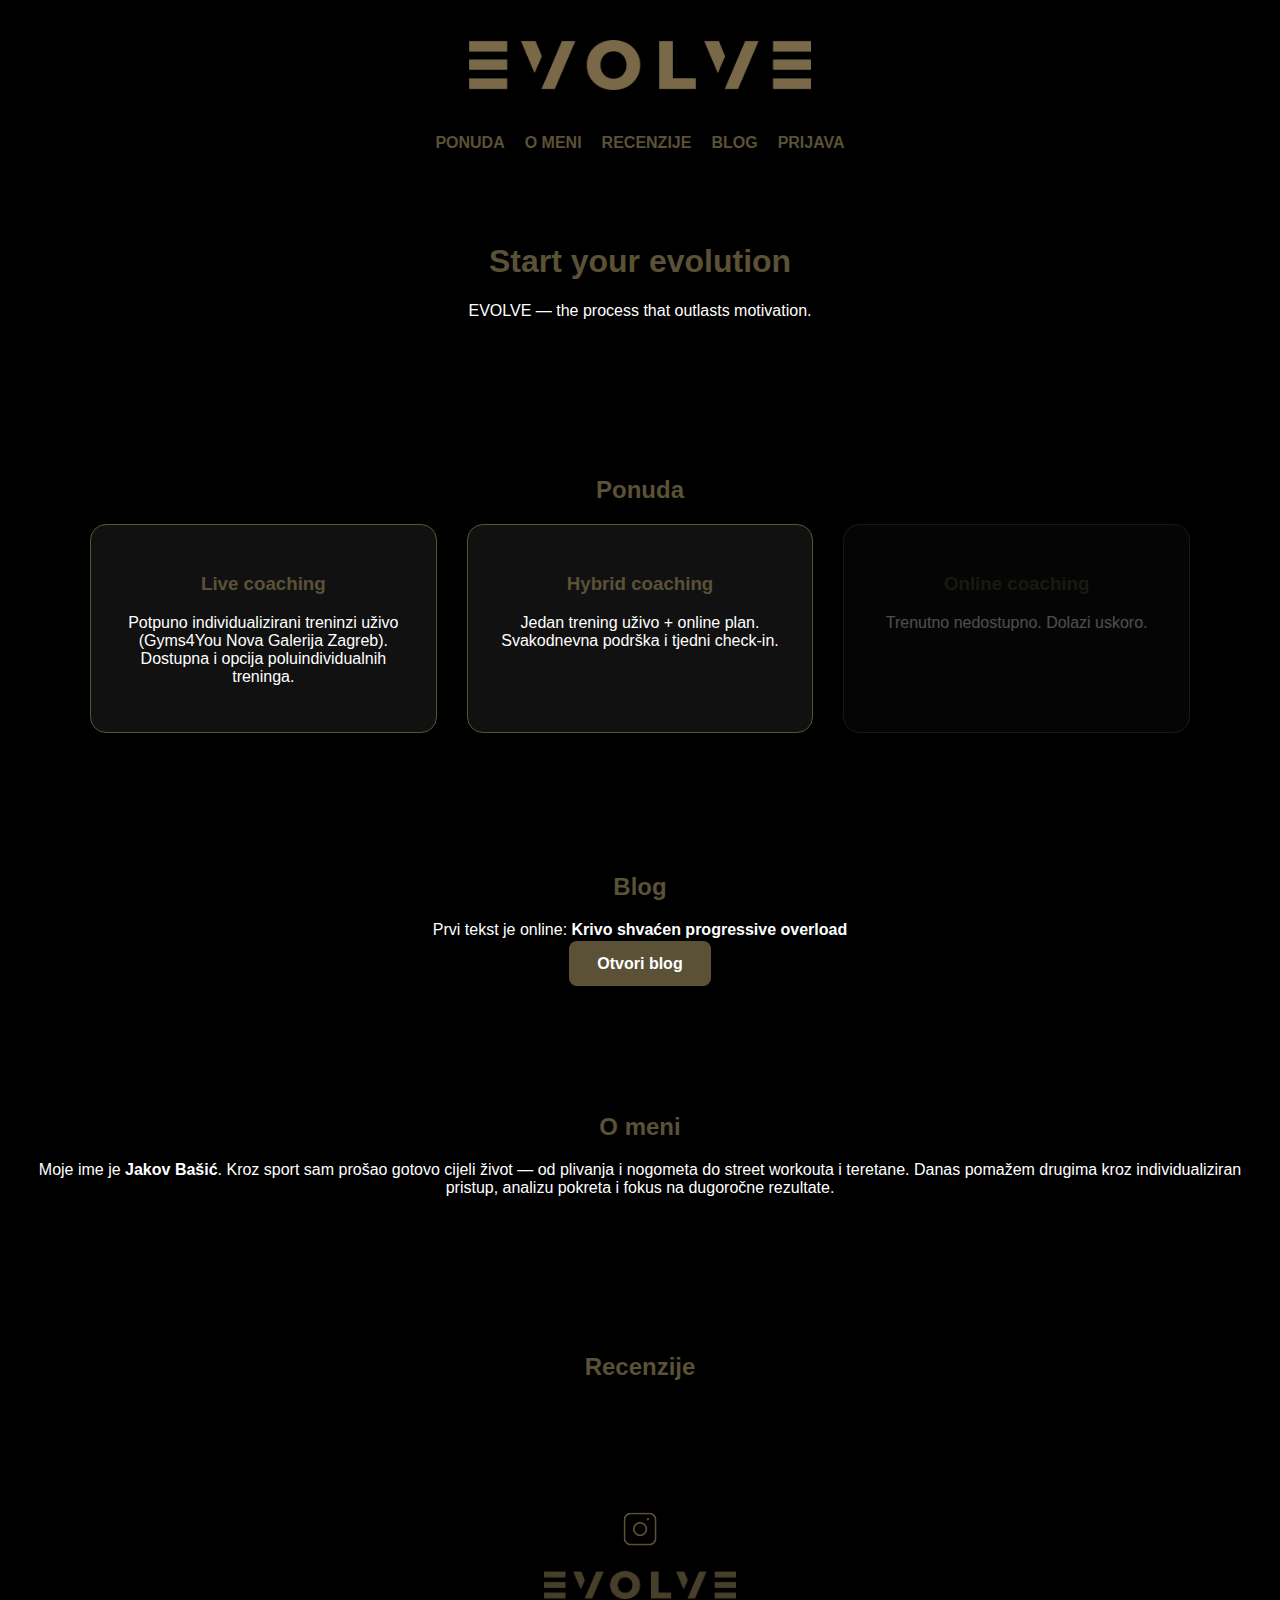
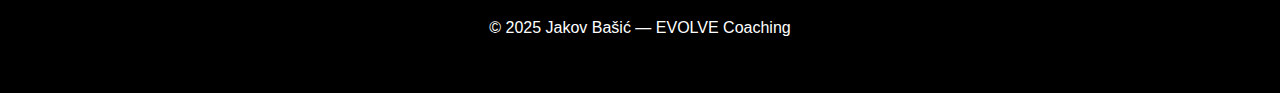
<file: index.html>
<!DOCTYPE html>
<html lang="hr">
<head>
  <meta charset="UTF-8">
  <meta name="viewport" content="width=device-width, initial-scale=1.0">
  <title>EVOLVE Coaching</title>
  <style>
    :root {
      --evolve-color: #5a5136;
    }
    body {
      margin: 0;
      background-color: #000;
      color: #fff;
      font-family: 'Inter', sans-serif;
    }
    header {
      text-align: center;
      padding: 40px 20px 10px;
    }
    nav ul {
      list-style: none;
      display: flex;
      justify-content: center;
      gap: 20px;
      padding: 0;
      margin: 30px 0 0 0;
    }
    nav ul li a {
      text-decoration: none;
      color: var(--evolve-color);
      font-weight: bold;
      text-transform: uppercase;
    }
    .logo {
      height: 50px;
      margin-bottom: 10px;
    }
    h1, h2, h3 {
      text-align: center;
      color: var(--evolve-color);
    }
    section {
      padding: 60px 20px;
      text-align: center;
    }
    .grid {
      display: grid;
      grid-template-columns: repeat(auto-fit, minmax(300px, 1fr));
      gap: 30px;
      max-width: 1100px;
      margin: 0 auto;
    }
    .card {
      background-color: #111;
      border: 1px solid var(--evolve-color);
      border-radius: 16px;
      padding: 30px;
      transition: transform 0.4s ease, box-shadow 0.4s ease;
    }
    .card:hover {
      transform: scale(1.03);
      box-shadow: 0 0 20px rgba(90, 81, 54, 0.7);
    }
    .card.unavailable {
      opacity: 0.3;
    }
    .cta a {
      background-color: var(--evolve-color);
      color: white;
      padding: 14px 28px;
      border-radius: 8px;
      font-weight: bold;
      text-decoration: none;
    }
    .cta a:hover {
      background-color: #3e3927;
    }
    footer {
      background-color: #000;
      padding: 40px 20px;
      text-align: center;
    }
    .insta-icon {
      height: 36px;
      margin-top: 10px;
      transition: transform 0.3s ease, filter 0.3s ease;
    }
    .insta-icon:hover {
      transform: scale(1.1);
      filter: drop-shadow(0 0 6px var(--evolve-color));
    }
    .footer-logo {
      height: 28px;
      margin-top: 20px;
      opacity: 0.6;
    }
    .review-list {
      display: flex;
      flex-direction: column;
      gap: 20px;
      max-width: 800px;
      margin: 0 auto;
    }
    .review {
      background-color: #111;
      border-left: 4px solid var(--evolve-color);
      padding: 20px;
      border-radius: 10px;
    }
  
@media (max-width: 768px) {
  nav {
    display: none !important;
  }
}
</style>
</head>
<body>
  <header>
    <img src="images/logo.png" alt="EVOLVE Logo" class="logo">
    <nav>
      <ul>
        <li><a href="#ponuda">Ponuda</a></li>
        <li><a href="#omeni">O meni</a></li>
        <li><a href="#recenzije">Recenzije</a></li>
        <li><a href="blog.html">Blog</a></li>
        <li><a href="prijava.html">Prijava</a></li>
      </ul>
    </nav>
  </header>

  <section id="hero">
    <h1>Start your evolution</h1>
    <p>EVOLVE — the process that outlasts motivation.</p>
  </section>

  <section id="ponuda">
    <h2>Ponuda</h2>
    <div class="grid">
      <div class="card">
        <h3>Live coaching</h3>
        <p>Potpuno individualizirani treninzi uživo (Gyms4You Nova Galerija Zagreb). Dostupna i opcija poluindividualnih treninga.</p>
      </div>
      <div class="card">
        <h3>Hybrid coaching</h3>
        <p>Jedan trening uživo + online plan. Svakodnevna podrška i tjedni check-in.</p>
      </div>
      <div class="card unavailable">
        <h3>Online coaching</h3>
        <p>Trenutno nedostupno. Dolazi uskoro.</p>
      </div>
    </div>
  </section>

  <section id="blog">
    <h2>Blog</h2>
    <p>Prvi tekst je online: <strong>Krivo shvaćen progressive overload</strong></p>
    <div class="cta"><a href="blog.html">Otvori blog</a></div>
  </section>

  <section id="omeni">
    <h2>O meni</h2>
    <p>Moje ime je <strong>Jakov Bašić</strong>. Kroz sport sam prošao gotovo cijeli život — od plivanja i nogometa do street workouta i teretane. Danas pomažem drugima kroz individualiziran pristup, analizu pokreta i fokus na dugoročne rezultate.</p>
  </section>

  <section id="recenzije">
    <h2>Recenzije</h2>
    <div class="review-list" id="review-list"></div>
  </section>

  <footer>
    <a href="https://instagram.com/jakov_basic" target="_blank" title="@jakov_basic">
      <img src="images/instagram_icon_evolve_v2.png" alt="Instagram" class="insta-icon" />
    </a>
    <br>
    <img src="images/logo.png" alt="EVOLVE Logo" class="footer-logo" />
    <p>&copy; 2025 Jakov Bašić — EVOLVE Coaching</p>
  </footer>
  <script src="recenzije.js"></script>
</body>
</html>
</file>
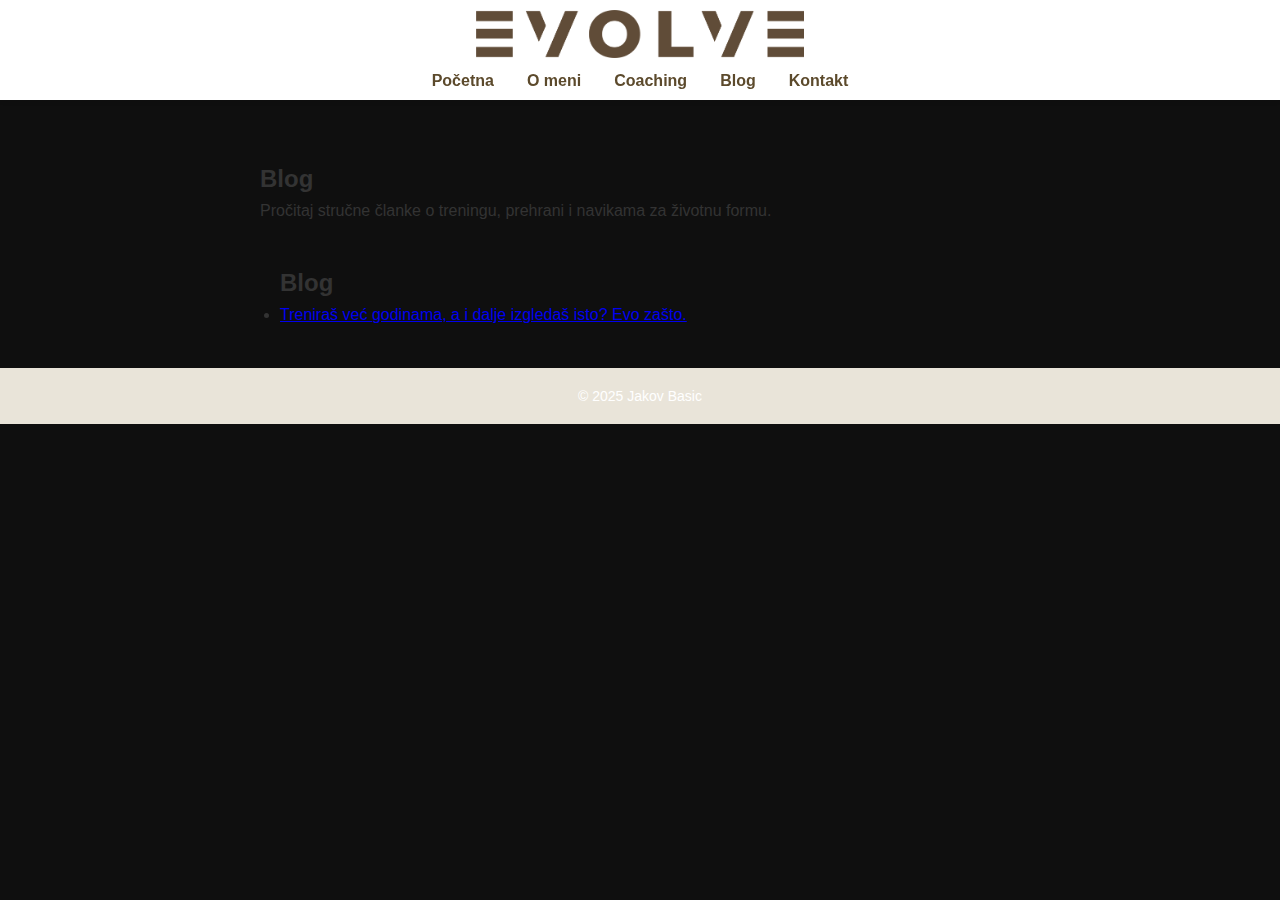
<file: blog.html>
<!DOCTYPE html>
<html lang="hr">
<head>
    <style>
      nav a {
        color: #5c4a2c;
        text-decoration: none;
        margin: 0 10px;
        font-weight: 600;
        font-size: 16px;
        transition: color 0.3s ease;
      }

      nav a:hover {
        color: #8b7355;
      }
    </style>

    <meta charset="UTF-8">
    <title>EVOLVE Coaching</title>
    <link rel="stylesheet" href="./css/style.css">
    <style>
        header {
            position: fixed;
            top: 0;
            left: 0;
            width: 100%;
            background-color: #fff;
            z-index: 1000;
            padding: 10px 0;
            box-shadow: 0 2px 5px rgba(0, 0, 0, 0.05);
            text-align: center;
        }
        main {
            padding-top: 120px;
            font-family: 'Arial', sans-serif;
            color: #333;
        }
        header img {
            height: 48px;
            object-fit: contain;
        }
        section {
            max-width: 800px;
            margin: 40px auto;
            padding: 0 20px;
            line-height: 1.6;
        }
        a.button {
            background-color: #556b2f;
            color: white;
            padding: 15px 30px;
            font-size: 16px;
            border-radius: 6px;
            text-decoration: none;
            display: inline-block;
            margin-top: 20px;
        }
        .testimonial {
            background-color: #f7f2e7;
            padding: 20px;
            border-radius: 10px;
            margin-bottom: 20px;
        }
        footer {
            text-align: center;
            padding: 20px;
            background-color: #e9e4d9;
            font-size: 14px;
        }
    </style>
</head>
<body>
    <header>
        <img src="images/brandmark-design-5.png" alt="EVOLVE Logo">
        <nav style="margin-top: 10px;">
            <a href="index.html">Početna</a> |
            <a href="about.html">O meni</a> |
            <a href="coaching.html">Coaching</a> |
            <a href="blog.html">Blog</a> |
            <a href="contact.html">Kontakt</a>
        </nav>
    </header>
    <main>
        <section>
<h2>Blog</h2><p>Pročitaj stručne članke o treningu, prehrani i navikama za životnu formu.</p>
<section>
    <h2>Blog</h2>
    <ul>
      <li><a href="blog1.html">Treniraš već godinama, a i dalje izgledaš isto? Evo zašto.</a></li>
    </ul>  <section>
      </section>
    </main>
    <footer>
        <p>© 2025 Jakov Basic</p>
    </footer>
</body>
</html>
</file>
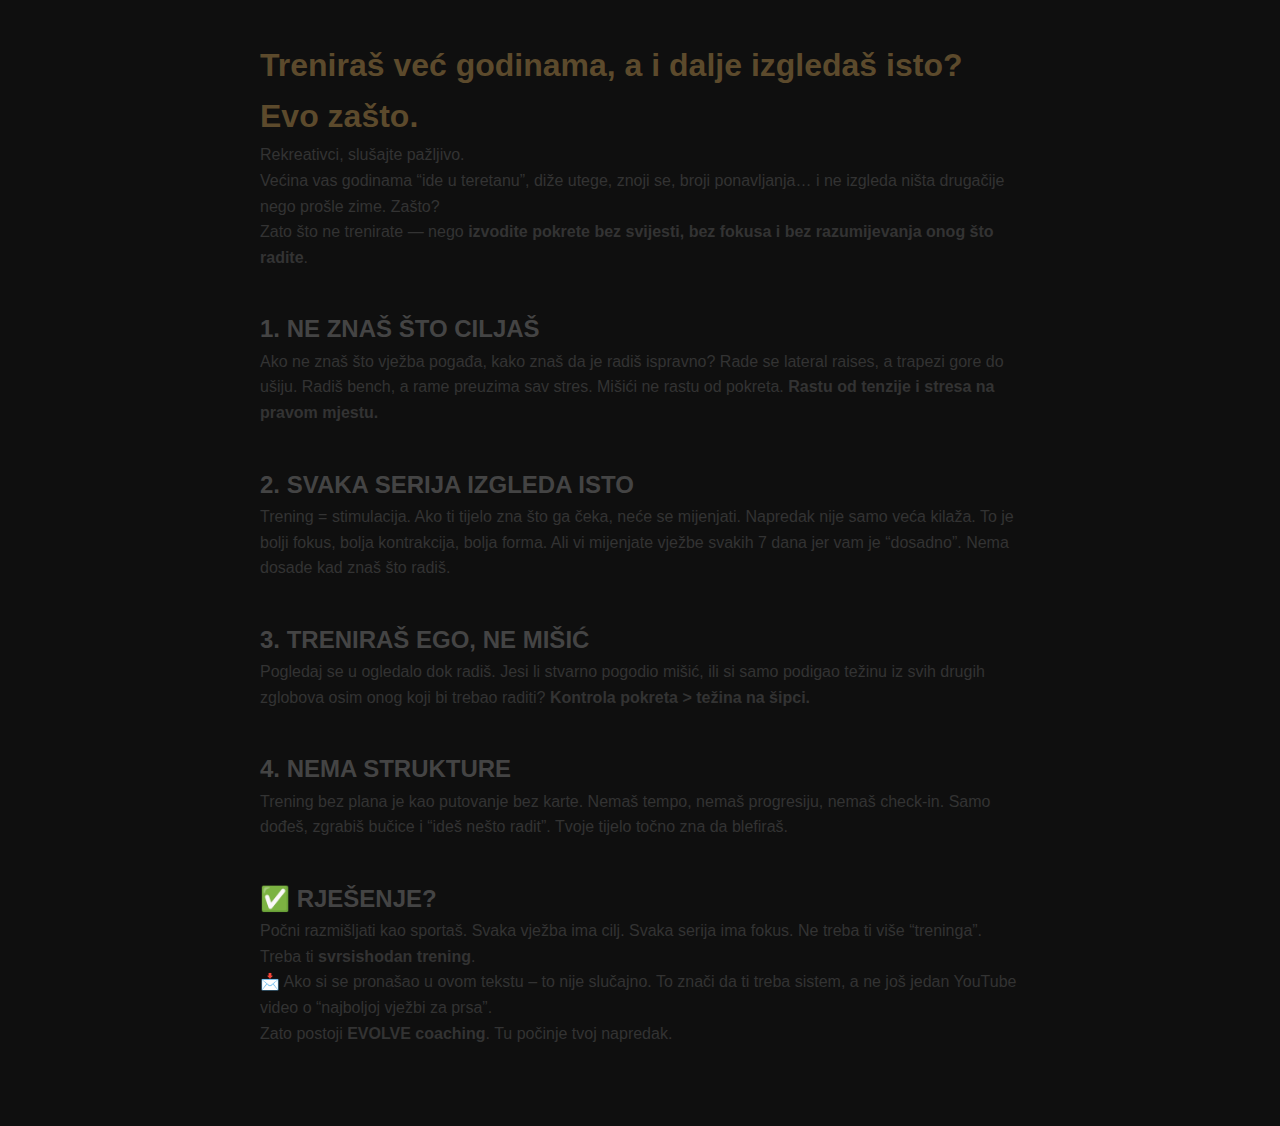
<file: blog1.html>
<!DOCTYPE html>
<html lang="hr">
<head>
    <meta charset="UTF-8">
    <title>Treniraš već godinama, a i dalje izgledaš isto?</title>
    <link rel="stylesheet" href="./css/style.css">
    <style>
        body {
            font-family: 'Arial', sans-serif;
            padding: 40px 20px 80px;
            max-width: 800px;
            margin: 0 auto;
            line-height: 1.6;
            color: #333;
        }
        h1 {
            color: #5c4a2c;
        }
        h2 {
            margin-top: 40px;
            color: #444;
        }
        a {
            color: #5c4a2c;
            text-decoration: none;
        }
        a:hover {
            color: #8b7355;
        }
    </style>
</head>
<body>
    <h1>Treniraš već godinama, a i dalje izgledaš isto? Evo zašto.</h1>

    <p>Rekreativci, slušajte pažljivo.</p>

    <p>Većina vas godinama “ide u teretanu”, diže utege, znoji se, broji ponavljanja… i ne izgleda ništa drugačije nego prošle zime. Zašto?</p>

    <p>Zato što ne trenirate — nego <strong>izvodite pokrete bez svijesti, bez fokusa i bez razumijevanja onog što radite</strong>.</p>

    <h2>1. NE ZNAŠ ŠTO CILJAŠ</h2>
    <p>Ako ne znaš što vježba pogađa, kako znaš da je radiš ispravno? Rade se lateral raises, a trapezi gore do ušiju. Radiš bench, a rame preuzima sav stres. Mišići ne rastu od pokreta. <strong>Rastu od tenzije i stresa na pravom mjestu.</strong></p>

    <h2>2. SVAKA SERIJA IZGLEDA ISTO</h2>
    <p>Trening = stimulacija. Ako ti tijelo zna što ga čeka, neće se mijenjati. Napredak nije samo veća kilaža. To je bolji fokus, bolja kontrakcija, bolja forma. Ali vi mijenjate vježbe svakih 7 dana jer vam je “dosadno”. Nema dosade kad znaš što radiš.</p>

    <h2>3. TRENIRAŠ EGO, NE MIŠIĆ</h2>
    <p>Pogledaj se u ogledalo dok radiš. Jesi li stvarno pogodio mišić, ili si samo podigao težinu iz svih drugih zglobova osim onog koji bi trebao raditi? <strong>Kontrola pokreta > težina na šipci.</strong></p>

    <h2>4. NEMA STRUKTURE</h2>
    <p>Trening bez plana je kao putovanje bez karte. Nemaš tempo, nemaš progresiju, nemaš check-in. Samo dođeš, zgrabiš bučice i “ideš nešto radit”. Tvoje tijelo točno zna da blefiraš.</p>

    <h2>✅ RJEŠENJE?</h2>
    <p>Počni razmišljati kao sportaš. Svaka vježba ima cilj. Svaka serija ima fokus. Ne treba ti više “treninga”. Treba ti <strong>svrsishodan trening</strong>.</p>

    <p>📩 Ako si se pronašao u ovom tekstu – to nije slučajno. To znači da ti treba sistem, a ne još jedan YouTube video o “najboljoj vježbi za prsa”.</p>

    <p>Zato postoji <strong>EVOLVE coaching</strong>. Tu počinje tvoj napredak.</p>
</body>
</html>
</file>
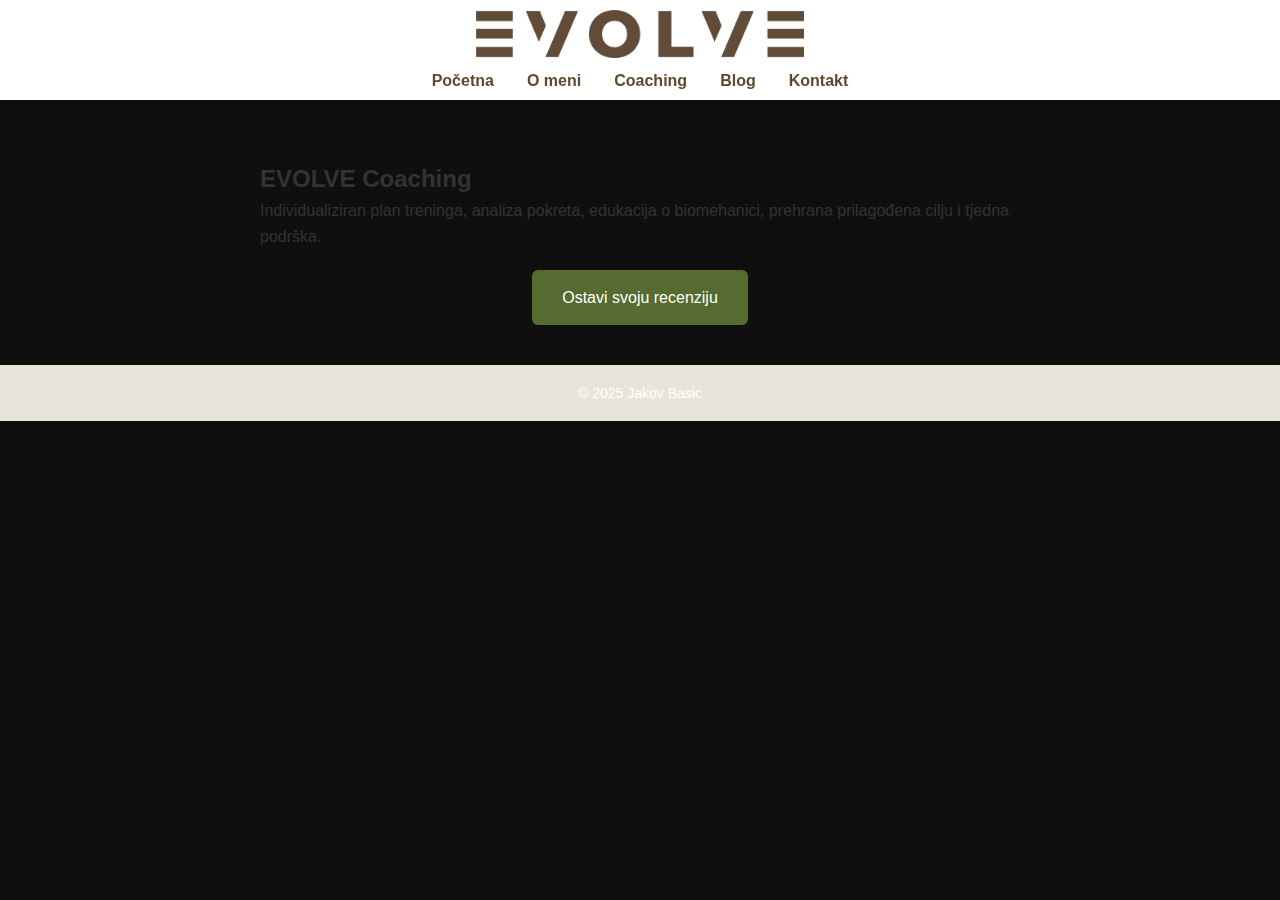
<file: coaching.html>
<!DOCTYPE html>
<html lang="hr">
<head>
    <style>
      nav a {
        color: #5c4a2c;
        text-decoration: none;
        margin: 0 10px;
        font-weight: 600;
        font-size: 16px;
        transition: color 0.3s ease;
      }

      nav a:hover {
        color: #8b7355;
      }
    </style>

    <meta charset="UTF-8">
    <title>EVOLVE Coaching</title>
    <link rel="stylesheet" href="./css/style.css">
    <style>
        header {
            position: fixed;
            top: 0;
            left: 0;
            width: 100%;
            background-color: #fff;
            z-index: 1000;
            padding: 10px 0;
            box-shadow: 0 2px 5px rgba(0, 0, 0, 0.05);
            text-align: center;
        }
        main {
            padding-top: 120px;
            font-family: 'Arial', sans-serif;
            color: #333;
        }
        header img {
            height: 48px;
            object-fit: contain;
        }
        section {
            max-width: 800px;
            margin: 40px auto;
            padding: 0 20px;
            line-height: 1.6;
        }
        a.button {
            background-color: #556b2f;
            color: white;
            padding: 15px 30px;
            font-size: 16px;
            border-radius: 6px;
            text-decoration: none;
            display: inline-block;
            margin-top: 20px;
        }
        .testimonial {
            background-color: #f7f2e7;
            padding: 20px;
            border-radius: 10px;
            margin-bottom: 20px;
        }
        footer {
            text-align: center;
            padding: 20px;
            background-color: #e9e4d9;
            font-size: 14px;
        }
    </style>
</head>
<body>
    <header>
        <img src="images/brandmark-design-5.png" alt="EVOLVE Logo">
        <nav style="margin-top: 10px;">
            <a href="index.html">Početna</a> |
            <a href="about.html">O meni</a> |
            <a href="coaching.html">Coaching</a> |
            <a href="blog.html">Blog</a> |
            <a href="contact.html">Kontakt</a>
        </nav>
    </header>
    <main>
        <section>
<h2>EVOLVE Coaching</h2><p>Individualiziran plan treninga, analiza pokreta, edukacija o biomehanici, prehrana prilagođena cilju i tjedna podrška.</p><div style='text-align:center;'><a class='button' href='https://airtable.com/app3DC9xsS3eOHcdc/shrvUhQm8bSFgxwE0' target='_blank'>Ostavi svoju recenziju</a></div>
        </section>
    </main>
    <footer>
        <p>© 2025 Jakov Basic</p>
    </footer>
</body>
</html>
</file>
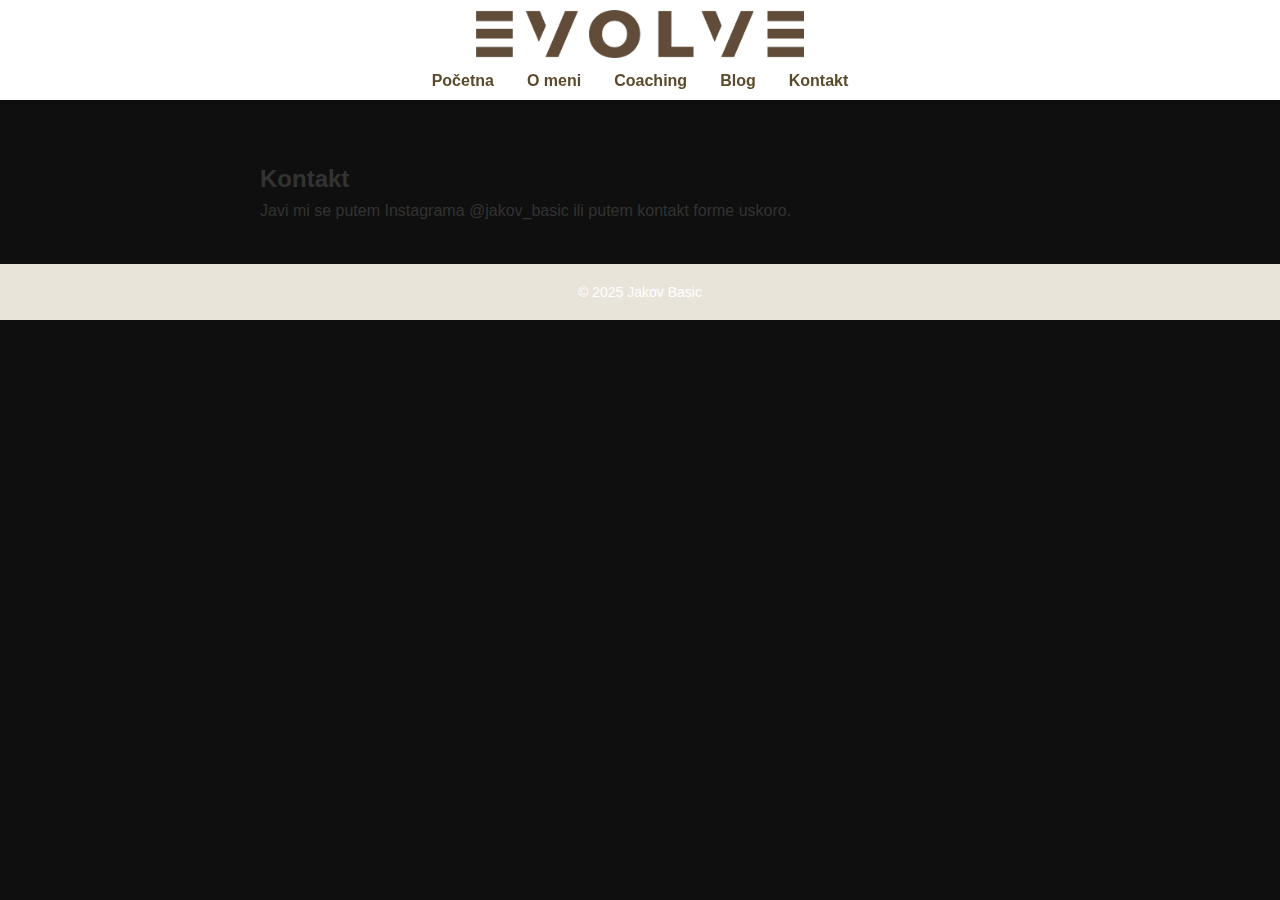
<file: contact.html>
<!DOCTYPE html>
<html lang="hr">
<head>
    <style>
      nav a {
        color: #5c4a2c;
        text-decoration: none;
        margin: 0 10px;
        font-weight: 600;
        font-size: 16px;
        transition: color 0.3s ease;
      }

      nav a:hover {
        color: #8b7355;
      }
    </style>

    <meta charset="UTF-8">
    <title>EVOLVE Coaching</title>
    <link rel="stylesheet" href="./css/style.css">
    <style>
        header {
            position: fixed;
            top: 0;
            left: 0;
            width: 100%;
            background-color: #fff;
            z-index: 1000;
            padding: 10px 0;
            box-shadow: 0 2px 5px rgba(0, 0, 0, 0.05);
            text-align: center;
        }
        main {
            padding-top: 120px;
            font-family: 'Arial', sans-serif;
            color: #333;
        }
        header img {
            height: 48px;
            object-fit: contain;
        }
        section {
            max-width: 800px;
            margin: 40px auto;
            padding: 0 20px;
            line-height: 1.6;
        }
        a.button {
            background-color: #556b2f;
            color: white;
            padding: 15px 30px;
            font-size: 16px;
            border-radius: 6px;
            text-decoration: none;
            display: inline-block;
            margin-top: 20px;
        }
        .testimonial {
            background-color: #f7f2e7;
            padding: 20px;
            border-radius: 10px;
            margin-bottom: 20px;
        }
        footer {
            text-align: center;
            padding: 20px;
            background-color: #e9e4d9;
            font-size: 14px;
        }
    </style>
</head>
<body>
    <header>
        <img src="images/brandmark-design-5.png" alt="EVOLVE Logo">
        <nav style="margin-top: 10px;">
            <a href="index.html">Početna</a> |
            <a href="about.html">O meni</a> |
            <a href="coaching.html">Coaching</a> |
            <a href="blog.html">Blog</a> |
            <a href="contact.html">Kontakt</a>
        </nav>
    </header>
    <main>
        <section>
<h2>Kontakt</h2><p>Javi mi se putem Instagrama @jakov_basic ili putem kontakt forme uskoro.</p>
        </section>
    </main>
    <footer>
        <p>© 2025 Jakov Basic</p>
    </footer>
</body>
</html>
</file>
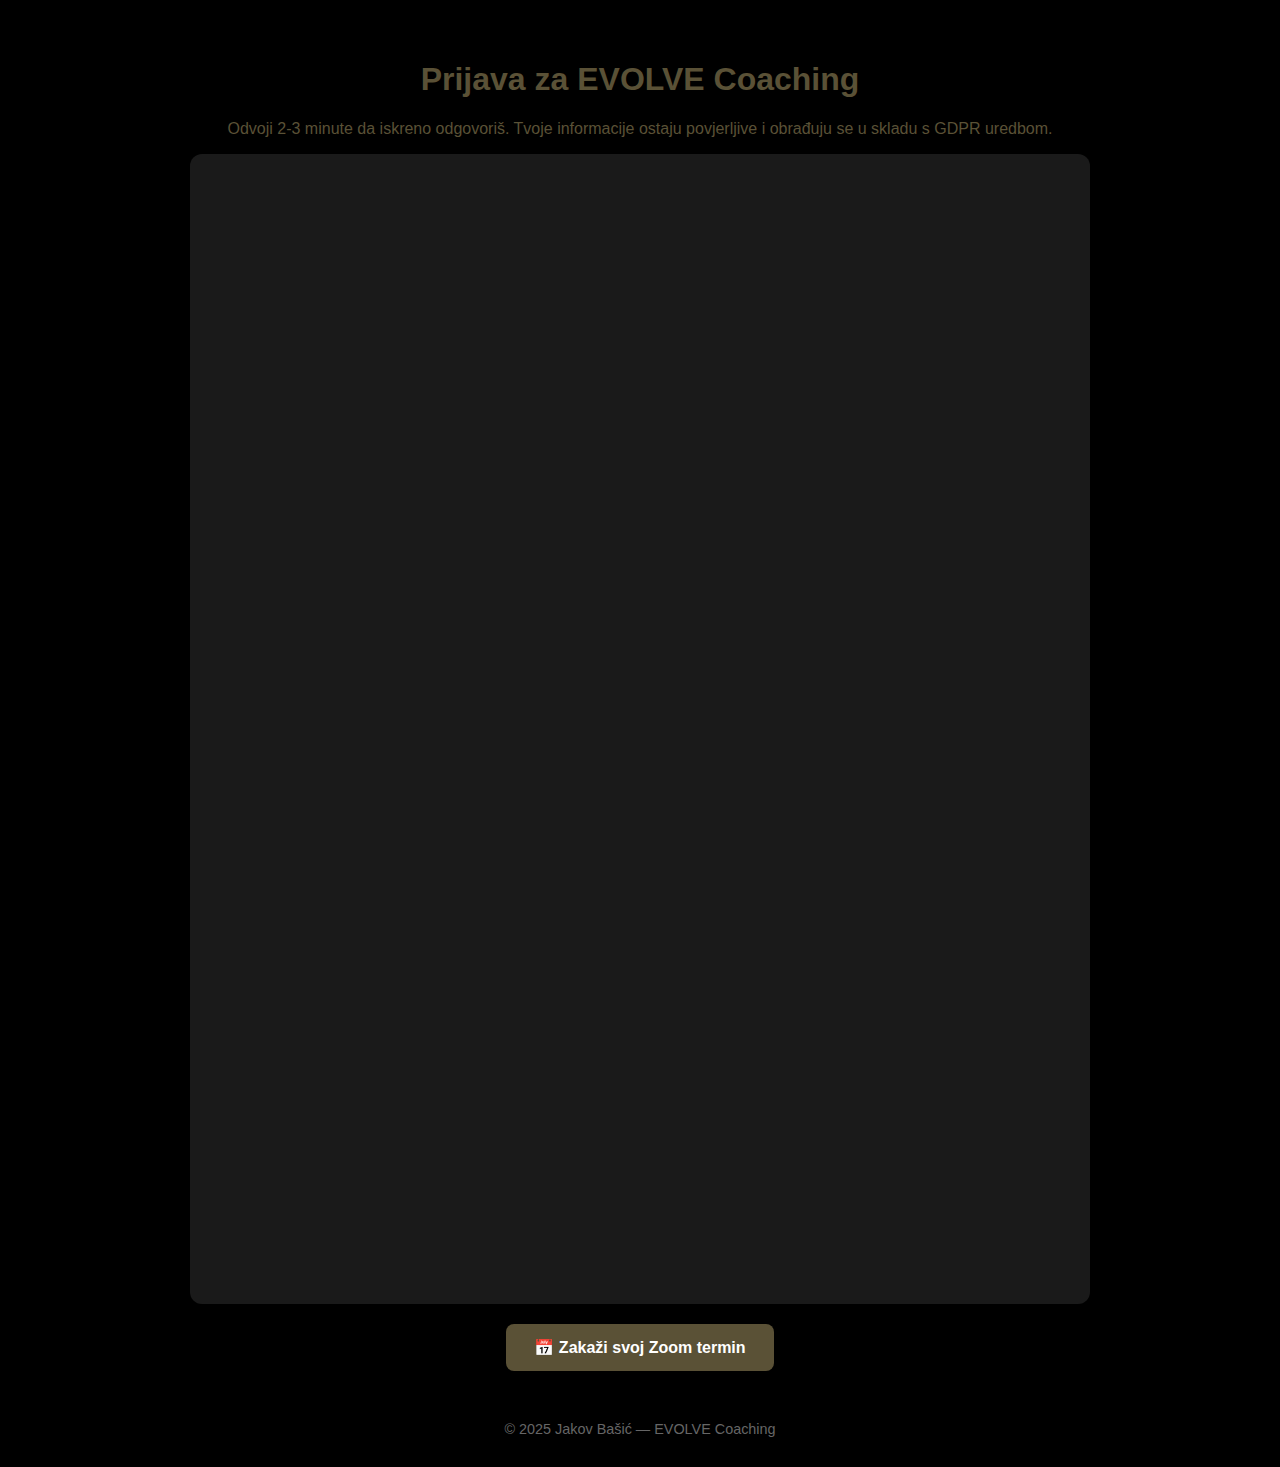
<file: index 3.html>
<!DOCTYPE html>
<html lang="hr">
<head>
  <meta charset="UTF-8" />
  <meta name="viewport" content="width=device-width, initial-scale=1.0" />
  <title>EVOLVE Coaching — Prijava</title>
  <style>
    :root {
      --evolve-color: #5a5136;
    }

    body {
      margin: 0;
      padding: 0;
      background-color: #000;
      color: #fff;
      font-family: 'Inter', sans-serif;
    }

    h1, p {
      text-align: center;
      color: var(--evolve-color);
    }

    .container {
      padding: 40px 20px 20px;
      text-align: center;
    }

    iframe {
      border: none;
      width: 100%;
      height: 1150px;
      max-width: 900px;
      margin: 0 auto;
      display: block;
      border-radius: 12px;
      background: #1a1a1a;
    }

    .cta {
      margin-top: 20px;
    }

    .cta a {
      display: inline-block;
      background-color: var(--evolve-color);
      color: #fff;
      text-decoration: none;
      padding: 14px 28px;
      border-radius: 8px;
      font-weight: bold;
      transition: background-color 0.3s ease;
    }

    .cta a:hover {
      background-color: #3e3927;
    }

    footer {
      text-align: center;
      padding: 30px;
      font-size: 0.9rem;
      color: #666;
    }
  </style>
</head>
<body>
  <div class="container">
    <h1>Prijava za EVOLVE Coaching</h1>
    <p>Odvoji 2-3 minute da iskreno odgovoriš. Tvoje informacije ostaju povjerljive i obrađuju se u skladu s GDPR uredbom.</p>

    <iframe src="https://docs.google.com/forms/d/e/1FAIpQLSeokJpmyDuJYPk1kqja57lA-yp8xPKrIdfQsBcDdqStzss3Sw/viewform?embedded=true" allowfullscreen>Učitavanje…</iframe>

    <div class="cta">
      <a href="https://calendly.com/evolve-coaching-hr" target="_blank">📅 Zakaži svoj Zoom termin</a>
    </div>
  </div>

  <footer>
    &copy; 2025 Jakov Bašić — EVOLVE Coaching
  </footer>
</body>
</html>
</file>
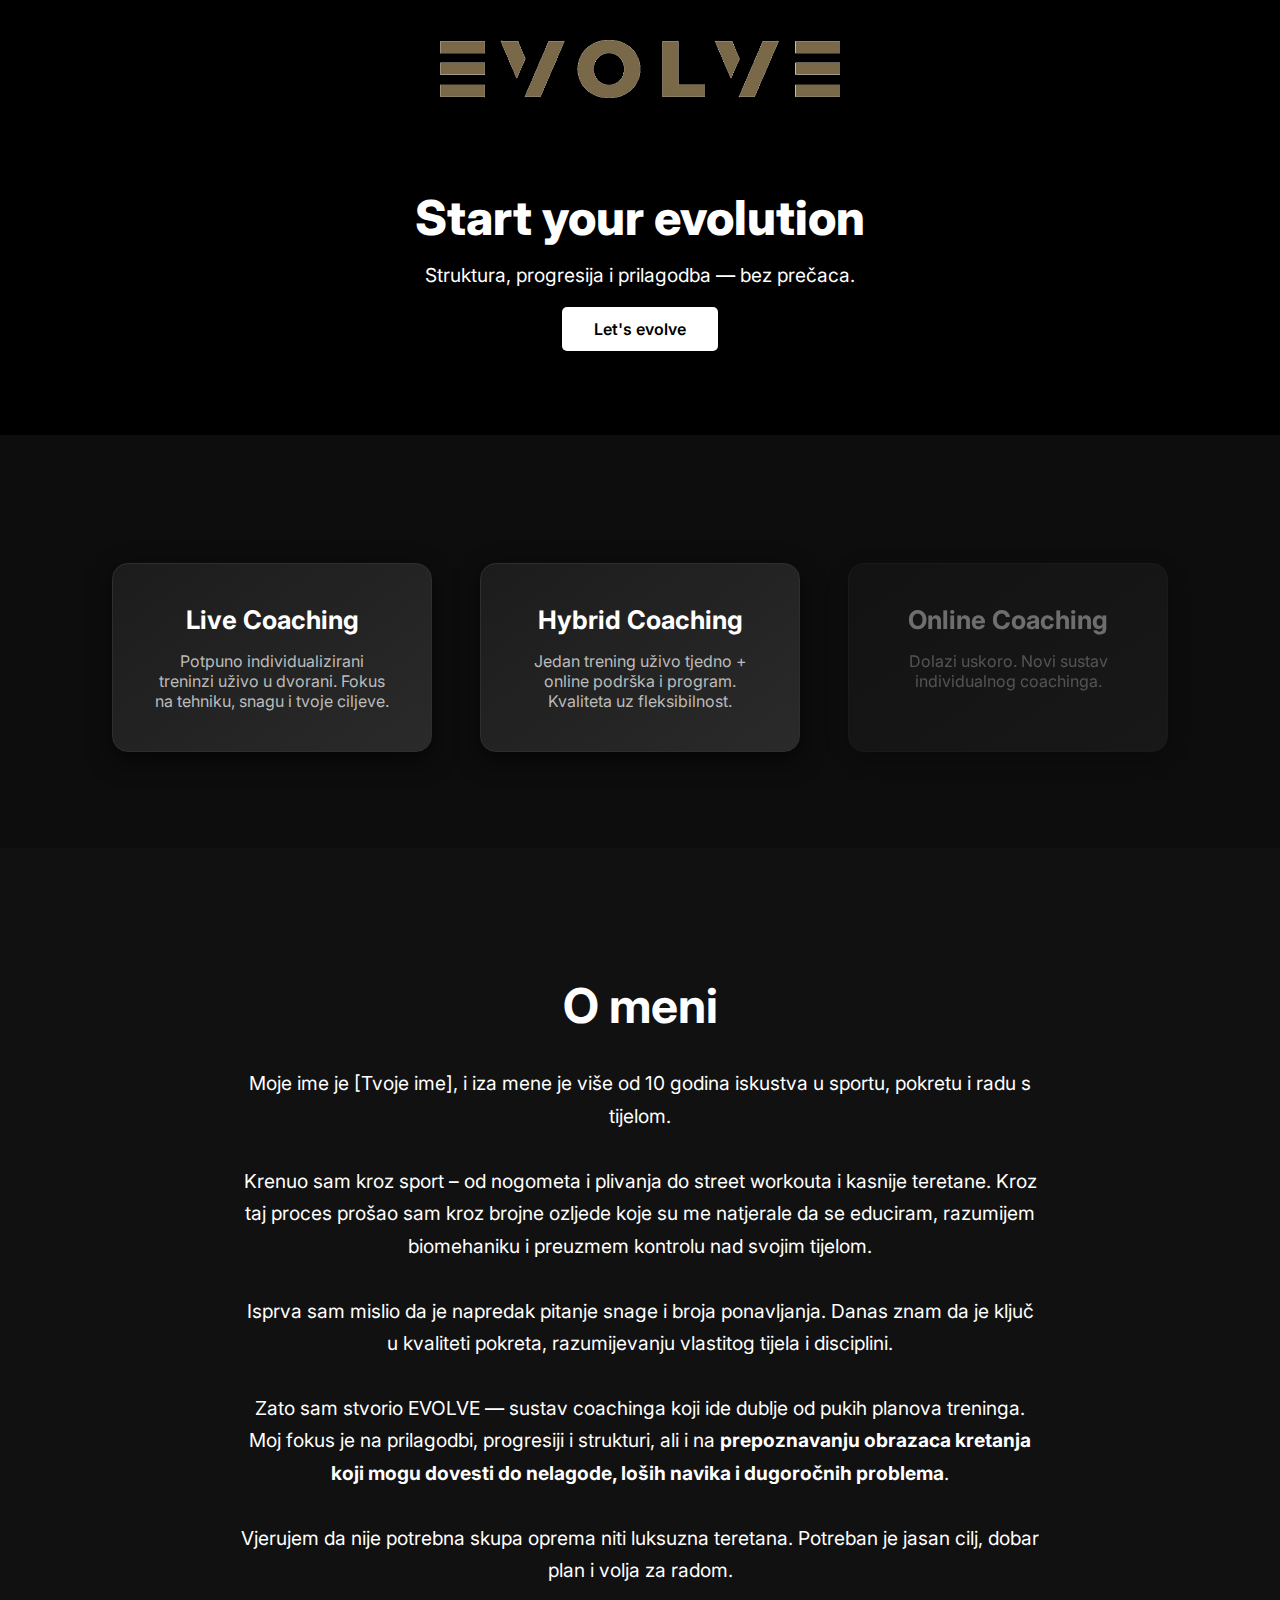
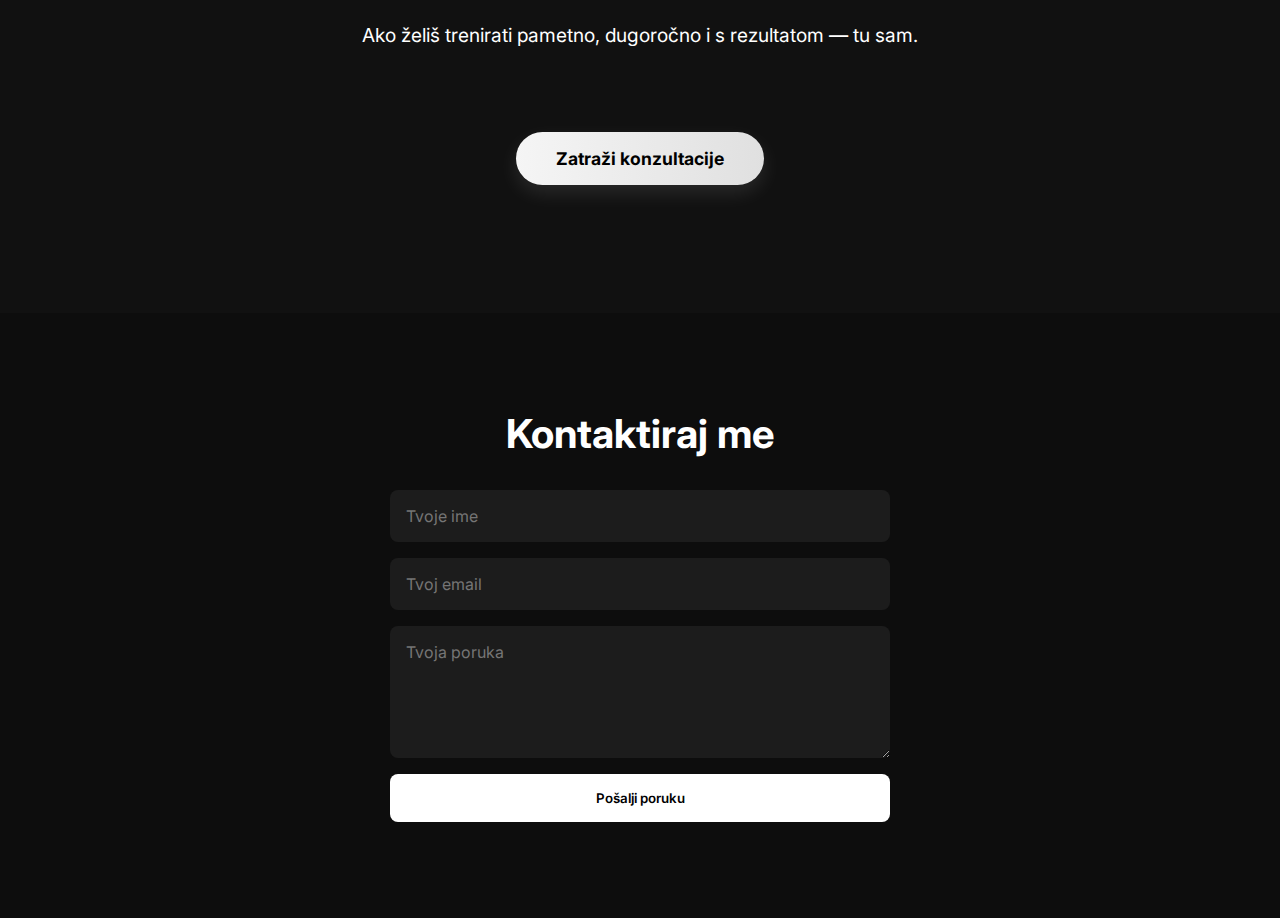
<file: index-evolve-final.html>
<!DOCTYPE html>
<html lang="hr">
<head>
  <meta charset="UTF-8" />
  <meta name="viewport" content="width=device-width, initial-scale=1.0" />
  <title>Start your evolution</title>
  <link href="https://fonts.googleapis.com/css2?family=Inter:wght@400;600;800&display=swap" rel="stylesheet">
  <style>
    * { margin: 0; padding: 0; box-sizing: border-box; font-family: 'Inter', sans-serif; }
    body, html { background: black; overflow-x: hidden; }

    header {
      margin-top: 40px;
      width: 100%;
      display: flex;
      justify-content: center;
      align-items: center;
    }

    header img {
      width: 400px;
      height: auto;
      display: block;
    }

    .content {
      margin-top: 10vh;
      text-align: center;
      color: white;
      padding: 0 1rem 6rem;
    }

    .content h1 {
      font-size: 3rem;
      font-weight: 800;
      margin-bottom: 1rem;
    }

    .content p {
      font-size: 1.2rem;
      font-weight: 400;
      margin-bottom: 2rem;
    }

    .content a {
      padding: 0.75rem 2rem;
      background-color: white;
      color: black;
      text-decoration: none;
      font-weight: 600;
      border-radius: 5px;
      transition: background-color 0.3s ease;
    }

    .content a:hover {
      background-color: #ddd;
    }

    .offer-section {
      padding: 8rem 2rem 6rem;
      display: flex;
      flex-wrap: wrap;
      justify-content: center;
      gap: 3rem;
      background-color: #0d0d0d;
    }

    .offer-card {
      background: linear-gradient(145deg, #1c1c1c, #2a2a2a);
      border: 1px solid #2e2e2e;
      border-radius: 16px;
      padding: 2.5rem;
      max-width: 320px;
      text-align: center;
      box-shadow: 0 8px 24px rgba(0, 0, 0, 0.6);
      transition: transform 0.3s ease, box-shadow 0.3s ease;
    }

    .offer-card:hover {
      transform: translateY(-10px);
      box-shadow: 0 12px 30px rgba(255, 255, 255, 0.1);
    }

    .offer-card h3 {
      font-size: 1.6rem;
      margin-bottom: 1rem;
      color: #fff;
    }

    .offer-card p {
      font-size: 1rem;
      color: #bbb;
    }

    .unavailable {
      opacity: 0.4;
      filter: grayscale(100%);
    }

    .about-section {
      background-color: #111;
      color: white;
      padding: 8rem 2rem;
      text-align: center;
    }

    .about-section h2 {
      font-size: 3rem;
      margin-bottom: 2rem;
    }

    .about-section p {
      max-width: 800px;
      margin: 0 auto 2rem;
      font-size: 1.2rem;
      line-height: 1.7;
    }

    .about-button {
      margin-top: 3rem;
      padding: 1rem 2.5rem;
      font-size: 1.1rem;
      background: linear-gradient(90deg, #f5f5f5, #e0e0e0);
      color: black;
      border: none;
      border-radius: 50px;
      font-weight: 700;
      cursor: pointer;
      box-shadow: 0 8px 20px rgba(255, 255, 255, 0.1);
      transition: all 0.3s ease;
    }

    .about-button:hover {
      background: white;
      box-shadow: 0 12px 28px rgba(255, 255, 255, 0.2);
    }

    .contact-section {
      background-color: #0d0d0d;
      padding: 6rem 2rem;
      text-align: center;
      color: white;
    }

    .contact-section h2 {
      font-size: 2.5rem;
      margin-bottom: 2rem;
    }

    .contact-section form {
      max-width: 500px;
      margin: 0 auto;
      display: flex;
      flex-direction: column;
      gap: 1rem;
    }

    .contact-section input,
    .contact-section textarea {
      padding: 1rem;
      border-radius: 8px;
      border: none;
      background: #1c1c1c;
      color: white;
      font-size: 1rem;
    }

    .contact-section button {
      background: white;
      color: black;
      border: none;
      padding: 1rem;
      border-radius: 8px;
      font-weight: 600;
      cursor: pointer;
      transition: background 0.3s ease;
    }

    .contact-section button:hover {
      background: #ccc;
    }

    @media (max-width: 768px) {
      header img { width: 180px; }
      .content h1 { font-size: 2rem; }
      .content p { font-size: 1rem; }
      .content a {
        padding: 0.6rem 1.5rem;
        font-size: 0.95rem;
      }
      .offer-section {
        flex-direction: column;
        align-items: center;
      }
    }
  </style>
</head>
<body>

  <header>
    <img src="logo.png" alt="EVOLVE Logo">
  </header>

  <div class="content">
    <h1>Start your evolution</h1>
    <p>Struktura, progresija i prilagodba — bez prečaca.</p>
    <a href="#ponuda">Let's evolve</a>
  </div>

  <section class="offer-section" id="ponuda">
    <div class="offer-card">
      <h3>Live Coaching</h3>
      <p>Potpuno individualizirani treninzi uživo u dvorani. Fokus na tehniku, snagu i tvoje ciljeve.</p>
    </div>
    <div class="offer-card">
      <h3>Hybrid Coaching</h3>
      <p>Jedan trening uživo tjedno + online podrška i program. Kvaliteta uz fleksibilnost.</p>
    </div>
    <div class="offer-card unavailable">
      <h3>Online Coaching</h3>
      <p>Dolazi uskoro. Novi sustav individualnog coachinga.</p>
    </div>
  </section>

  <section class="about-section" id="onama">
    <h2>O meni</h2>
    <p>Moje ime je [Tvoje ime], i iza mene je više od 10 godina iskustva u sportu, pokretu i radu s tijelom.</p>
    <p>Krenuo sam kroz sport – od nogometa i plivanja do street workouta i kasnije teretane. Kroz taj proces prošao sam kroz brojne ozljede koje su me natjerale da se educiram, razumijem biomehaniku i preuzmem kontrolu nad svojim tijelom.</p>
    <p>Isprva sam mislio da je napredak pitanje snage i broja ponavljanja. Danas znam da je ključ u kvaliteti pokreta, razumijevanju vlastitog tijela i disciplini.</p>
    <p>Zato sam stvorio EVOLVE — sustav coachinga koji ide dublje od pukih planova treninga. Moj fokus je na prilagodbi, progresiji i strukturi, ali i na <strong>prepoznavanju obrazaca kretanja koji mogu dovesti do nelagode, loših navika i dugoročnih problema</strong>.</p>
    <p>Vjerujem da nije potrebna skupa oprema niti luksuzna teretana. Potreban je jasan cilj, dobar plan i volja za radom.</p>
    <p>Ako želiš trenirati pametno, dugoročno i s rezultatom — tu sam.</p>
    <button class="about-button" onclick="location.href='#kontakt'">Zatraži konzultacije</button>
  </section>

  <section class="contact-section" id="kontakt">
    <h2>Kontaktiraj me</h2>
    <form action="mailto:evolve.coaching.hr@gmail.com" method="POST" enctype="text/plain">
      <input type="text" name="ime" placeholder="Tvoje ime" required />
      <input type="email" name="email" placeholder="Tvoj email" required />
      <textarea name="poruka" rows="5" placeholder="Tvoja poruka" required></textarea>
      <button type="submit">Pošalji poruku</button>
    </form>
  </section>

</body>
</html>
</file>
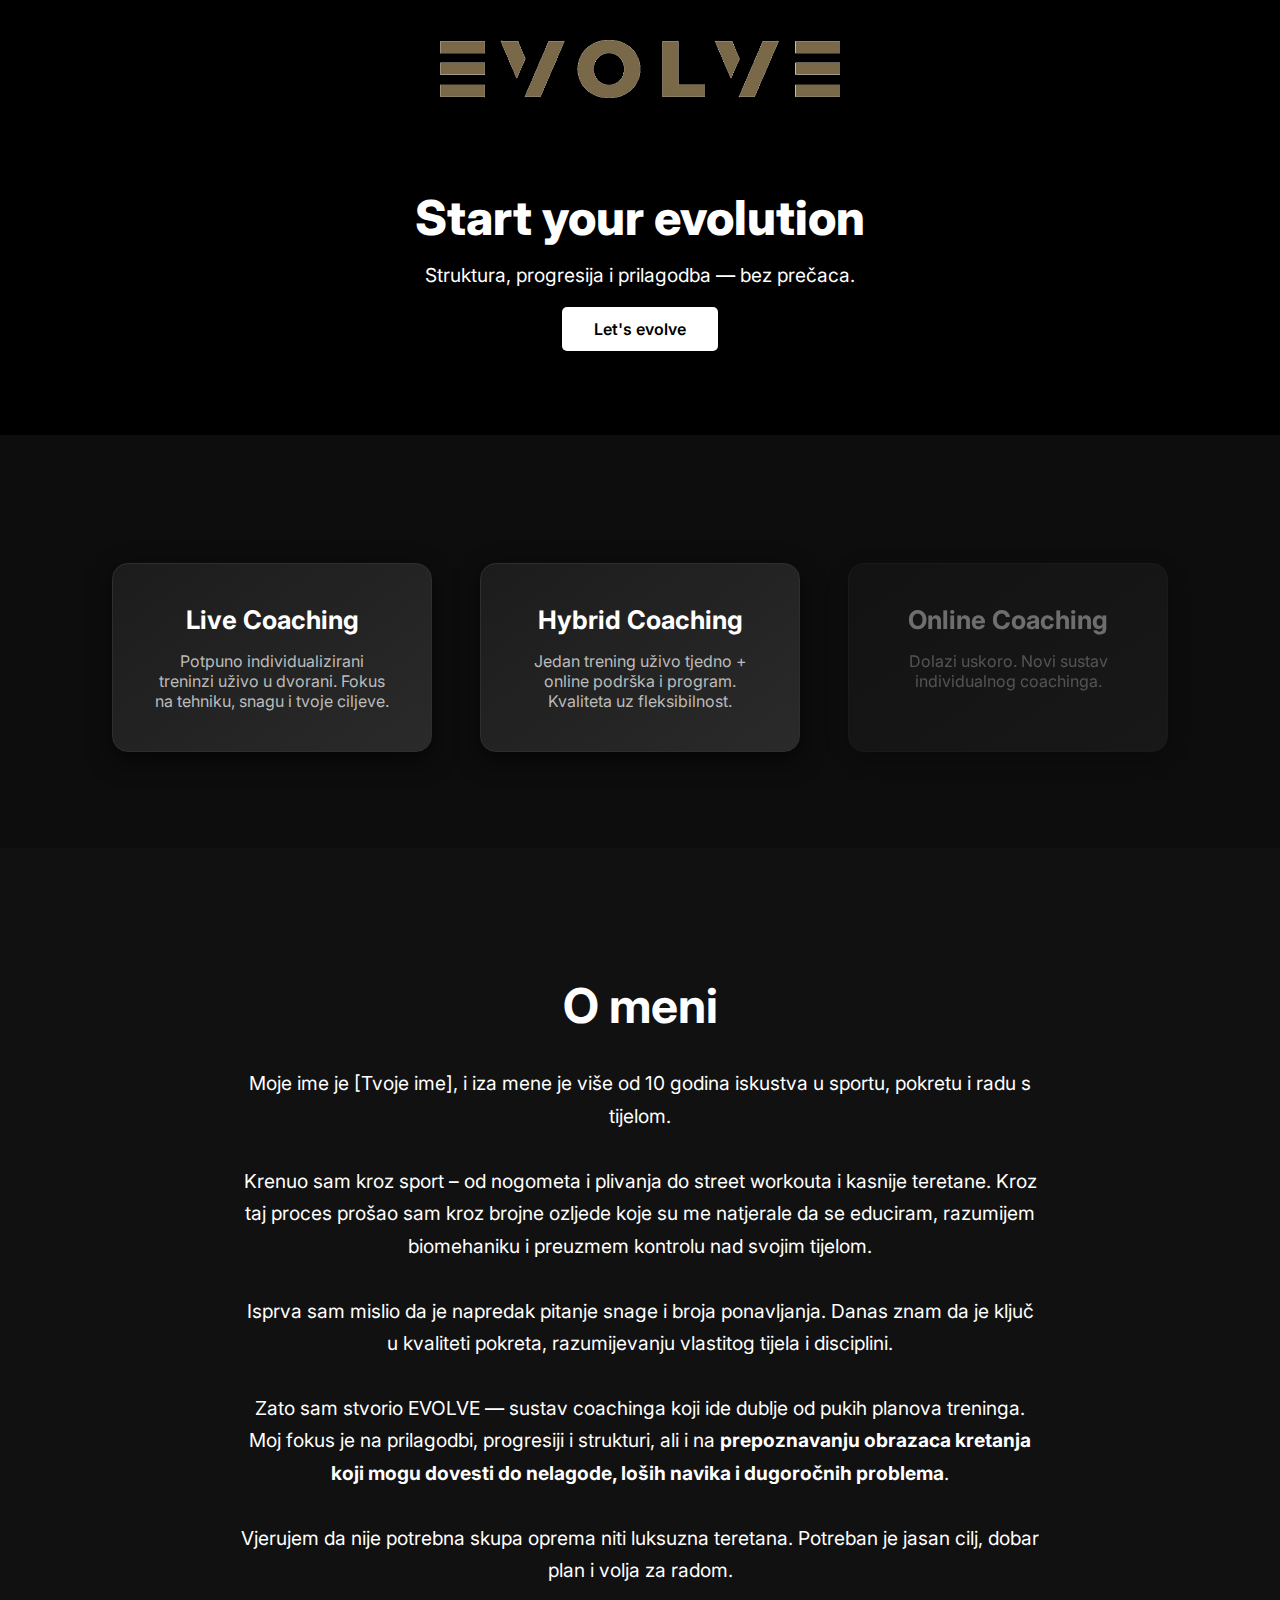
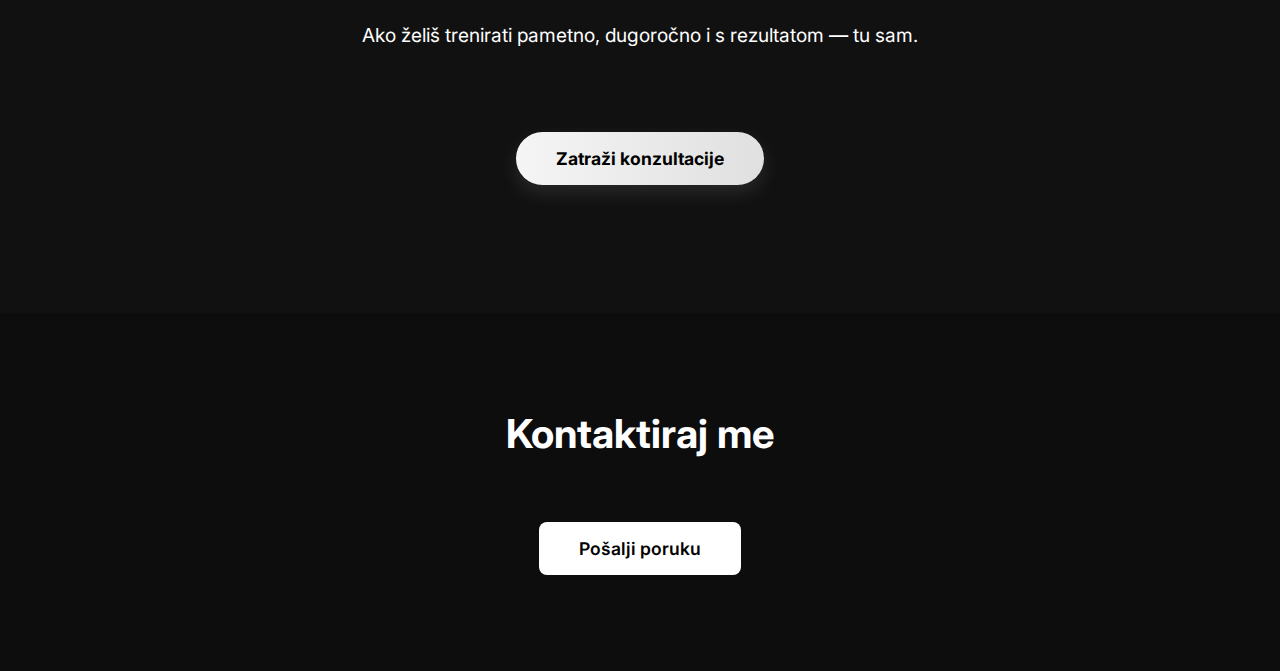
<file: index-evolve-fixed-contact.html>
<!DOCTYPE html>
<html lang="hr">
<head>
  <meta charset="UTF-8" />
  <meta name="viewport" content="width=device-width, initial-scale=1.0" />
  <title>Start your evolution</title>
  <link href="https://fonts.googleapis.com/css2?family=Inter:wght@400;600;800&display=swap" rel="stylesheet">
  <style>
    * { margin: 0; padding: 0; box-sizing: border-box; font-family: 'Inter', sans-serif; }
    body, html { background: black; overflow-x: hidden; }

    header {
      margin-top: 40px;
      width: 100%;
      display: flex;
      justify-content: center;
      align-items: center;
    }

    header img {
      width: 400px;
      height: auto;
      display: block;
    }

    .content {
      margin-top: 10vh;
      text-align: center;
      color: white;
      padding: 0 1rem 6rem;
    }

    .content h1 {
      font-size: 3rem;
      font-weight: 800;
      margin-bottom: 1rem;
    }

    .content p {
      font-size: 1.2rem;
      font-weight: 400;
      margin-bottom: 2rem;
    }

    .content a {
      padding: 0.75rem 2rem;
      background-color: white;
      color: black;
      text-decoration: none;
      font-weight: 600;
      border-radius: 5px;
      transition: background-color 0.3s ease;
    }

    .content a:hover {
      background-color: #ddd;
    }

    .offer-section {
      padding: 8rem 2rem 6rem;
      display: flex;
      flex-wrap: wrap;
      justify-content: center;
      gap: 3rem;
      background-color: #0d0d0d;
    }

    .offer-card {
      background: linear-gradient(145deg, #1c1c1c, #2a2a2a);
      border: 1px solid #2e2e2e;
      border-radius: 16px;
      padding: 2.5rem;
      max-width: 320px;
      text-align: center;
      box-shadow: 0 8px 24px rgba(0, 0, 0, 0.6);
      transition: transform 0.3s ease, box-shadow 0.3s ease;
    }

    .offer-card:hover {
      transform: translateY(-10px);
      box-shadow: 0 12px 30px rgba(255, 255, 255, 0.1);
    }

    .offer-card h3 {
      font-size: 1.6rem;
      margin-bottom: 1rem;
      color: #fff;
    }

    .offer-card p {
      font-size: 1rem;
      color: #bbb;
    }

    .unavailable {
      opacity: 0.4;
      filter: grayscale(100%);
    }

    .about-section {
      background-color: #111;
      color: white;
      padding: 8rem 2rem;
      text-align: center;
    }

    .about-section h2 {
      font-size: 3rem;
      margin-bottom: 2rem;
    }

    .about-section p {
      max-width: 800px;
      margin: 0 auto 2rem;
      font-size: 1.2rem;
      line-height: 1.7;
    }

    .about-button {
      margin-top: 3rem;
      padding: 1rem 2.5rem;
      font-size: 1.1rem;
      background: linear-gradient(90deg, #f5f5f5, #e0e0e0);
      color: black;
      border: none;
      border-radius: 50px;
      font-weight: 700;
      cursor: pointer;
      box-shadow: 0 8px 20px rgba(255, 255, 255, 0.1);
      transition: all 0.3s ease;
    }

    .about-button:hover {
      background: white;
      box-shadow: 0 12px 28px rgba(255, 255, 255, 0.2);
    }

    .contact-section {
      background-color: #0d0d0d;
      padding: 6rem 2rem;
      text-align: center;
      color: white;
    }

    .contact-section h2 {
      font-size: 2.5rem;
      margin-bottom: 2rem;
    }

    .contact-section form {
      max-width: 500px;
      margin: 0 auto;
      display: flex;
      flex-direction: column;
      gap: 1rem;
    }

    .contact-section input,
    .contact-section textarea {
      padding: 1rem;
      border-radius: 8px;
      border: none;
      background: #1c1c1c;
      color: white;
      font-size: 1rem;
    }

    .contact-button { display: inline-block; margin-top: 2rem; padding: 1rem 2.5rem; font-size: 1.1rem; background: white; color: black; border: none; border-radius: 8px; font-weight: 600; text-decoration: none; transition: background 0.3s ease; }
    .contact-button:hover { background: #ccc; }

    .contact-section button {
      background: white;
      color: black;
      border: none;
      padding: 1rem;
      border-radius: 8px;
      font-weight: 600;
      cursor: pointer;
      transition: background 0.3s ease;
    }

    .contact-section button:hover {
      background: #ccc;
    }

    @media (max-width: 768px) {
      header img { width: 180px; }
      .content h1 { font-size: 2rem; }
      .content p { font-size: 1rem; }
      .content a {
        padding: 0.6rem 1.5rem;
        font-size: 0.95rem;
      }
      .offer-section {
        flex-direction: column;
        align-items: center;
      }
    }
  </style>
</head>
<body>

  <header>
    <img src="logo.png" alt="EVOLVE Logo">
  </header>

  <div class="content">
    <h1>Start your evolution</h1>
    <p>Struktura, progresija i prilagodba — bez prečaca.</p>
    <a href="#ponuda">Let's evolve</a>
  </div>

  <section class="offer-section" id="ponuda">
    <div class="offer-card">
      <h3>Live Coaching</h3>
      <p>Potpuno individualizirani treninzi uživo u dvorani. Fokus na tehniku, snagu i tvoje ciljeve.</p>
    </div>
    <div class="offer-card">
      <h3>Hybrid Coaching</h3>
      <p>Jedan trening uživo tjedno + online podrška i program. Kvaliteta uz fleksibilnost.</p>
    </div>
    <div class="offer-card unavailable">
      <h3>Online Coaching</h3>
      <p>Dolazi uskoro. Novi sustav individualnog coachinga.</p>
    </div>
  </section>

  <section class="about-section" id="onama">
    <h2>O meni</h2>
    <p>Moje ime je [Tvoje ime], i iza mene je više od 10 godina iskustva u sportu, pokretu i radu s tijelom.</p>
    <p>Krenuo sam kroz sport – od nogometa i plivanja do street workouta i kasnije teretane. Kroz taj proces prošao sam kroz brojne ozljede koje su me natjerale da se educiram, razumijem biomehaniku i preuzmem kontrolu nad svojim tijelom.</p>
    <p>Isprva sam mislio da je napredak pitanje snage i broja ponavljanja. Danas znam da je ključ u kvaliteti pokreta, razumijevanju vlastitog tijela i disciplini.</p>
    <p>Zato sam stvorio EVOLVE — sustav coachinga koji ide dublje od pukih planova treninga. Moj fokus je na prilagodbi, progresiji i strukturi, ali i na <strong>prepoznavanju obrazaca kretanja koji mogu dovesti do nelagode, loših navika i dugoročnih problema</strong>.</p>
    <p>Vjerujem da nije potrebna skupa oprema niti luksuzna teretana. Potreban je jasan cilj, dobar plan i volja za radom.</p>
    <p>Ako želiš trenirati pametno, dugoročno i s rezultatom — tu sam.</p>
    <button class="about-button" onclick="location.href='#kontakt'">Zatraži konzultacije</button>
  </section>

  <section class="contact-section" id="kontakt">
    <h2>Kontaktiraj me</h2>
    <a href="mailto:evolve.coaching.hr@gmail.com?subject=Upit sa stranice" class="contact-button">Pošalji poruku</a>
  </section>

</body>
</html>
</file>
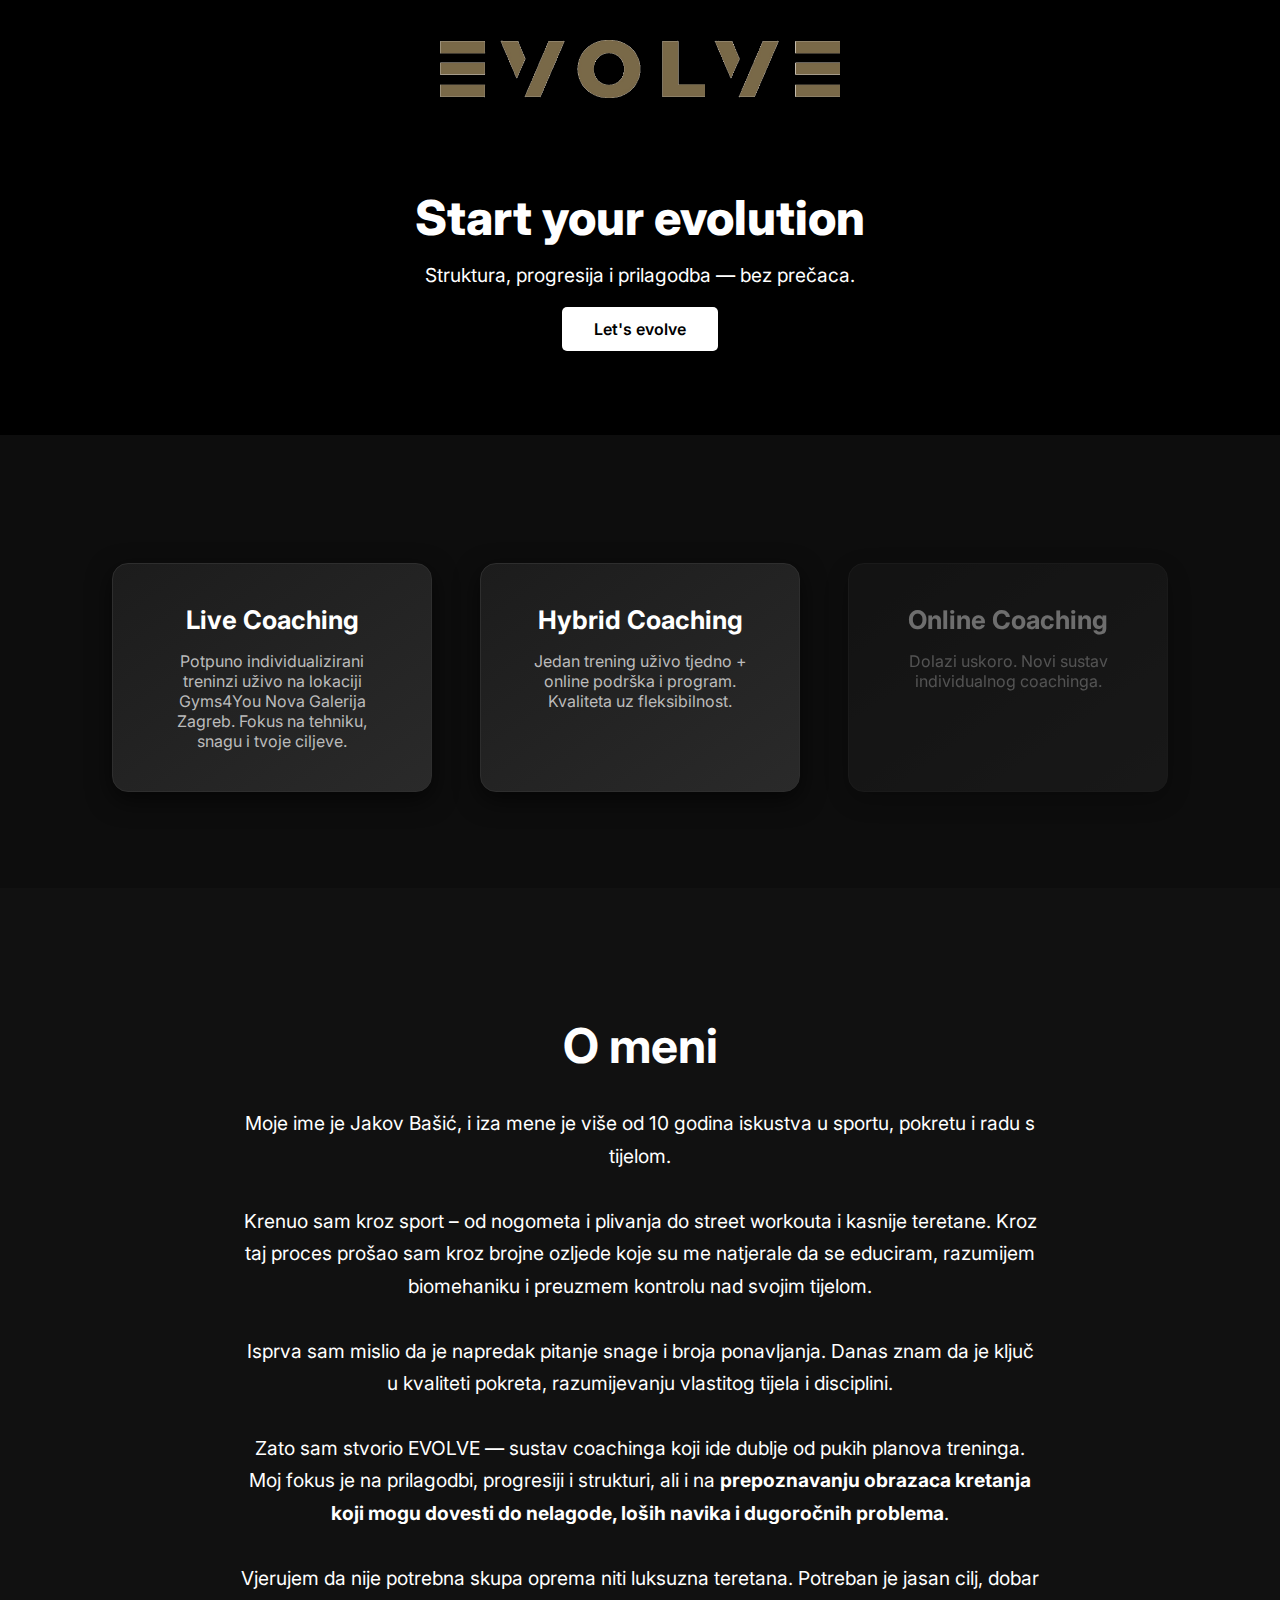
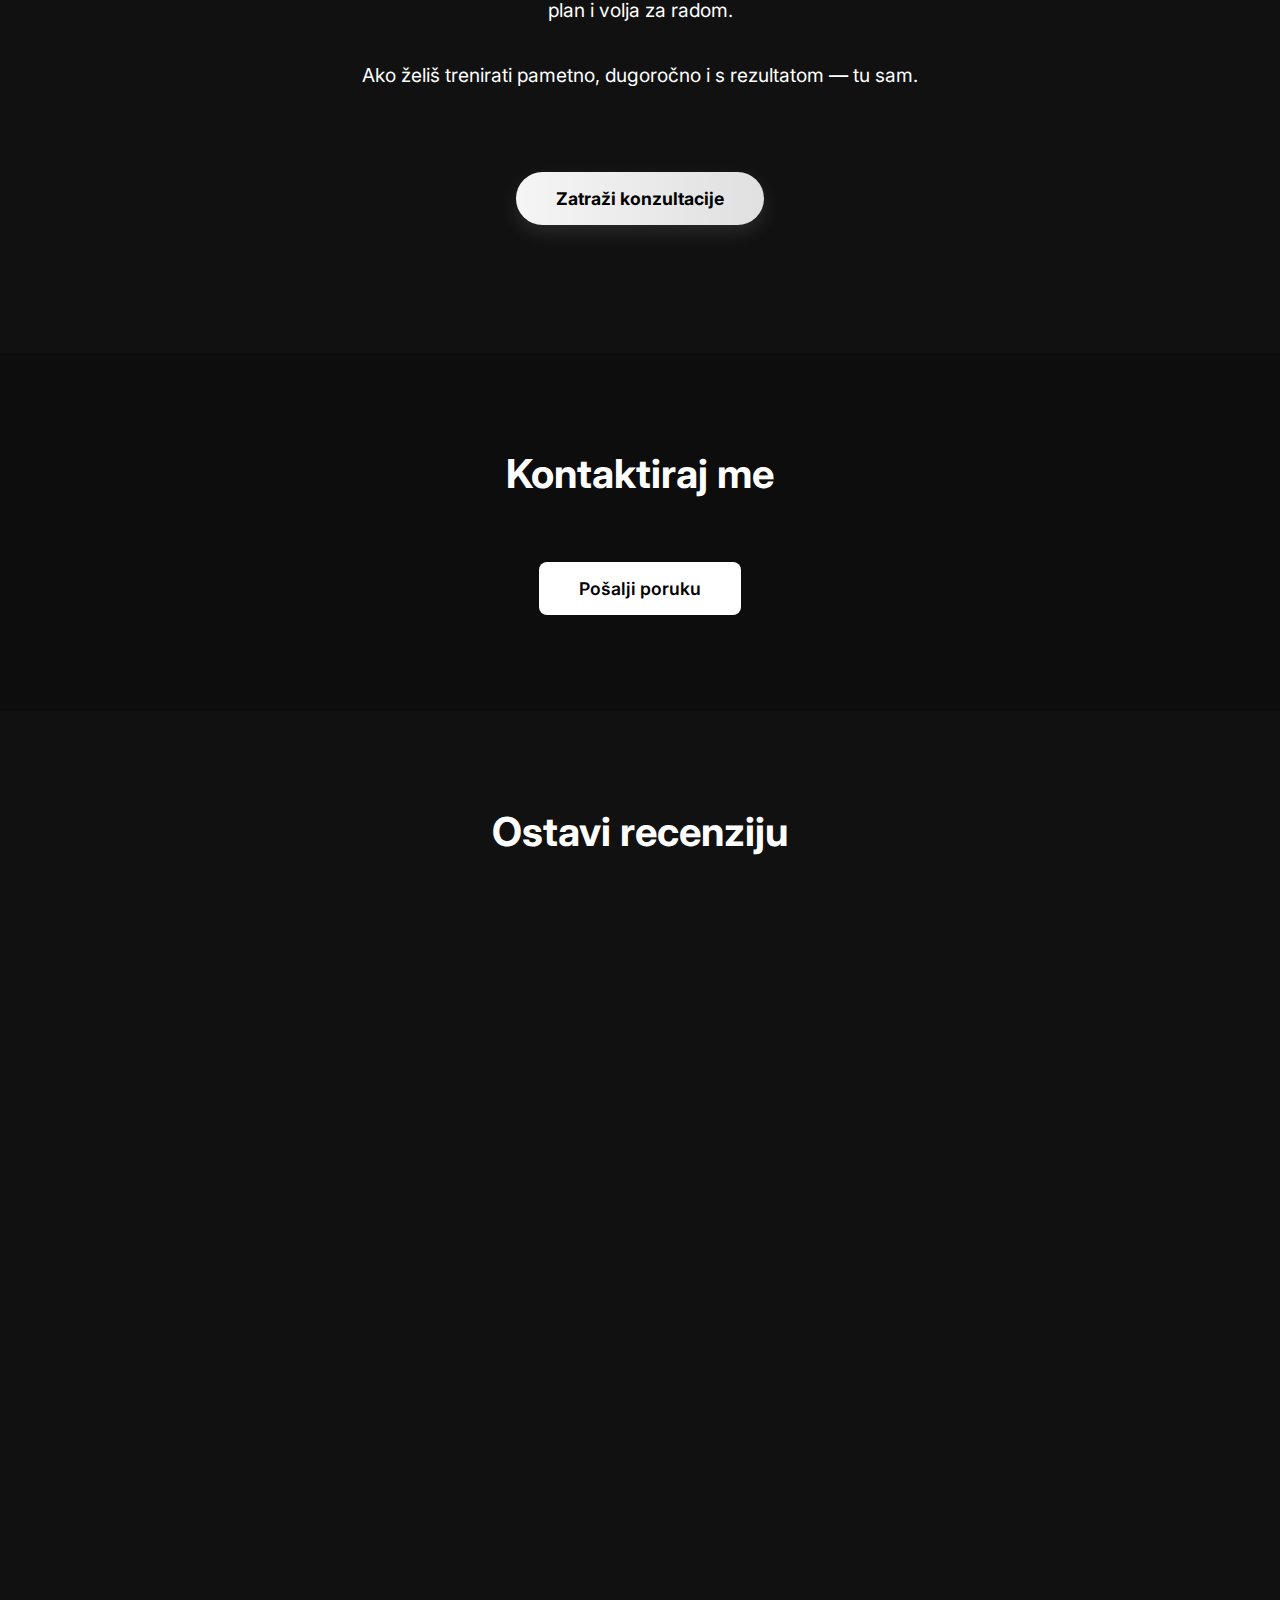
<file: index-final-jakov-basic.html>
<!DOCTYPE html>
<html lang="hr">
<head>
  <meta charset="UTF-8" />
  <meta name="viewport" content="width=device-width, initial-scale=1.0" />
  <title>Start your evolution</title>
  <link href="https://fonts.googleapis.com/css2?family=Inter:wght@400;600;800&display=swap" rel="stylesheet">
  <style>
    * { margin: 0; padding: 0; box-sizing: border-box; font-family: 'Inter', sans-serif; }
    body, html { background: black; overflow-x: hidden; }

    header {
      margin-top: 40px;
      width: 100%;
      display: flex;
      justify-content: center;
      align-items: center;
    }

    header img {
      width: 400px;
      height: auto;
      display: block;
    }

    .content {
      margin-top: 10vh;
      text-align: center;
      color: white;
      padding: 0 1rem 6rem;
    }

    .content h1 {
      font-size: 3rem;
      font-weight: 800;
      margin-bottom: 1rem;
    }

    .content p {
      font-size: 1.2rem;
      font-weight: 400;
      margin-bottom: 2rem;
    }

    .content a {
      padding: 0.75rem 2rem;
      background-color: white;
      color: black;
      text-decoration: none;
      font-weight: 600;
      border-radius: 5px;
      transition: background-color 0.3s ease;
    }

    .content a:hover {
      background-color: #ddd;
    }

    .offer-section {
      padding: 8rem 2rem 6rem;
      display: flex;
      flex-wrap: wrap;
      justify-content: center;
      gap: 3rem;
      background-color: #0d0d0d;
    }

    .offer-card {
      background: linear-gradient(145deg, #1c1c1c, #2a2a2a);
      border: 1px solid #2e2e2e;
      border-radius: 16px;
      padding: 2.5rem;
      max-width: 320px;
      text-align: center;
      box-shadow: 0 8px 24px rgba(0, 0, 0, 0.6);
      transition: transform 0.3s ease, box-shadow 0.3s ease;
    }

    .offer-card:hover {
      transform: translateY(-10px);
      box-shadow: 0 12px 30px rgba(255, 255, 255, 0.1);
    }

    .offer-card h3 {
      font-size: 1.6rem;
      margin-bottom: 1rem;
      color: #fff;
    }

    .offer-card p {
      font-size: 1rem;
      color: #bbb;
    }

    .unavailable {
      opacity: 0.4;
      filter: grayscale(100%);
    }

    .about-section {
      background-color: #111;
      color: white;
      padding: 8rem 2rem;
      text-align: center;
    }

    .about-section h2 {
      font-size: 3rem;
      margin-bottom: 2rem;
    }

    .about-section p {
      max-width: 800px;
      margin: 0 auto 2rem;
      font-size: 1.2rem;
      line-height: 1.7;
    }

    .about-button {
      margin-top: 3rem;
      padding: 1rem 2.5rem;
      font-size: 1.1rem;
      background: linear-gradient(90deg, #f5f5f5, #e0e0e0);
      color: black;
      border: none;
      border-radius: 50px;
      font-weight: 700;
      cursor: pointer;
      box-shadow: 0 8px 20px rgba(255, 255, 255, 0.1);
      transition: all 0.3s ease;
    }

    .about-button:hover {
      background: white;
      box-shadow: 0 12px 28px rgba(255, 255, 255, 0.2);
    }

    .contact-section {
      background-color: #0d0d0d;
      padding: 6rem 2rem;
      text-align: center;
      color: white;
    }

    .contact-section h2 {
      font-size: 2.5rem;
      margin-bottom: 2rem;
    }

    .contact-button {
      display: inline-block;
      margin-top: 2rem;
      padding: 1rem 2.5rem;
      font-size: 1.1rem;
      background: white;
      color: black;
      border: none;
      border-radius: 8px;
      font-weight: 600;
      text-decoration: none;
      transition: background 0.3s ease;
    }

    .contact-button:hover {
      background: #ccc;
    }

    .review-section {
      background-color: #111;
      color: white;
      padding: 6rem 2rem;
      text-align: center;
    }

    .review-section h2 {
      font-size: 2.5rem;
      margin-bottom: 2rem;
    }

    .airtable-form {
      max-width: 800px;
      margin: 0 auto;
      height: 800px;
      border: none;
      width: 100%;
      border-radius: 12px;
      overflow: hidden;
    }
  </style>
</head>
<body>

  <header>
    <img src="logo.png" alt="EVOLVE Logo">
  </header>

  <div class="content">
    <h1>Start your evolution</h1>
    <p>Struktura, progresija i prilagodba — bez prečaca.</p>
    <a href="#ponuda">Let's evolve</a>
  </div>

  <section class="offer-section" id="ponuda">
    <div class="offer-card">
      <h3>Live Coaching</h3>
      <p>Potpuno individualizirani treninzi uživo na lokaciji Gyms4You Nova Galerija Zagreb. Fokus na tehniku, snagu i tvoje ciljeve.</p>
    </div>
    <div class="offer-card">
      <h3>Hybrid Coaching</h3>
      <p>Jedan trening uživo tjedno + online podrška i program. Kvaliteta uz fleksibilnost.</p>
    </div>
    <div class="offer-card unavailable">
      <h3>Online Coaching</h3>
      <p>Dolazi uskoro. Novi sustav individualnog coachinga.</p>
    </div>
  </section>

  <section class="about-section" id="onama">
    <h2>O meni</h2>
    <p>Moje ime je Jakov Bašić, i iza mene je više od 10 godina iskustva u sportu, pokretu i radu s tijelom.</p>
    <p>Krenuo sam kroz sport – od nogometa i plivanja do street workouta i kasnije teretane. Kroz taj proces prošao sam kroz brojne ozljede koje su me natjerale da se educiram, razumijem biomehaniku i preuzmem kontrolu nad svojim tijelom.</p>
    <p>Isprva sam mislio da je napredak pitanje snage i broja ponavljanja. Danas znam da je ključ u kvaliteti pokreta, razumijevanju vlastitog tijela i disciplini.</p>
    <p>Zato sam stvorio EVOLVE — sustav coachinga koji ide dublje od pukih planova treninga. Moj fokus je na prilagodbi, progresiji i strukturi, ali i na <strong>prepoznavanju obrazaca kretanja koji mogu dovesti do nelagode, loših navika i dugoročnih problema</strong>.</p>
    <p>Vjerujem da nije potrebna skupa oprema niti luksuzna teretana. Potreban je jasan cilj, dobar plan i volja za radom.</p>
    <p>Ako želiš trenirati pametno, dugoročno i s rezultatom — tu sam.</p>
    <button class="about-button" onclick="location.href='#kontakt'">Zatraži konzultacije</button>
  </section>

  <section class="contact-section" id="kontakt">
    <h2>Kontaktiraj me</h2>
    <a href="mailto:evolve.coaching.hr@gmail.com?subject=Upit sa stranice" class="contact-button">Pošalji poruku</a>
  </section>

  <section class="review-section" id="recenzije">
    <h2>Ostavi recenziju</h2>
    <iframe class="airtable-form" src="https://airtable.com/embed/shrvUhQm8bSFgxwE0?backgroundColor=black" frameborder="0"></iframe>
  </section>

</body>
</html>
</file>
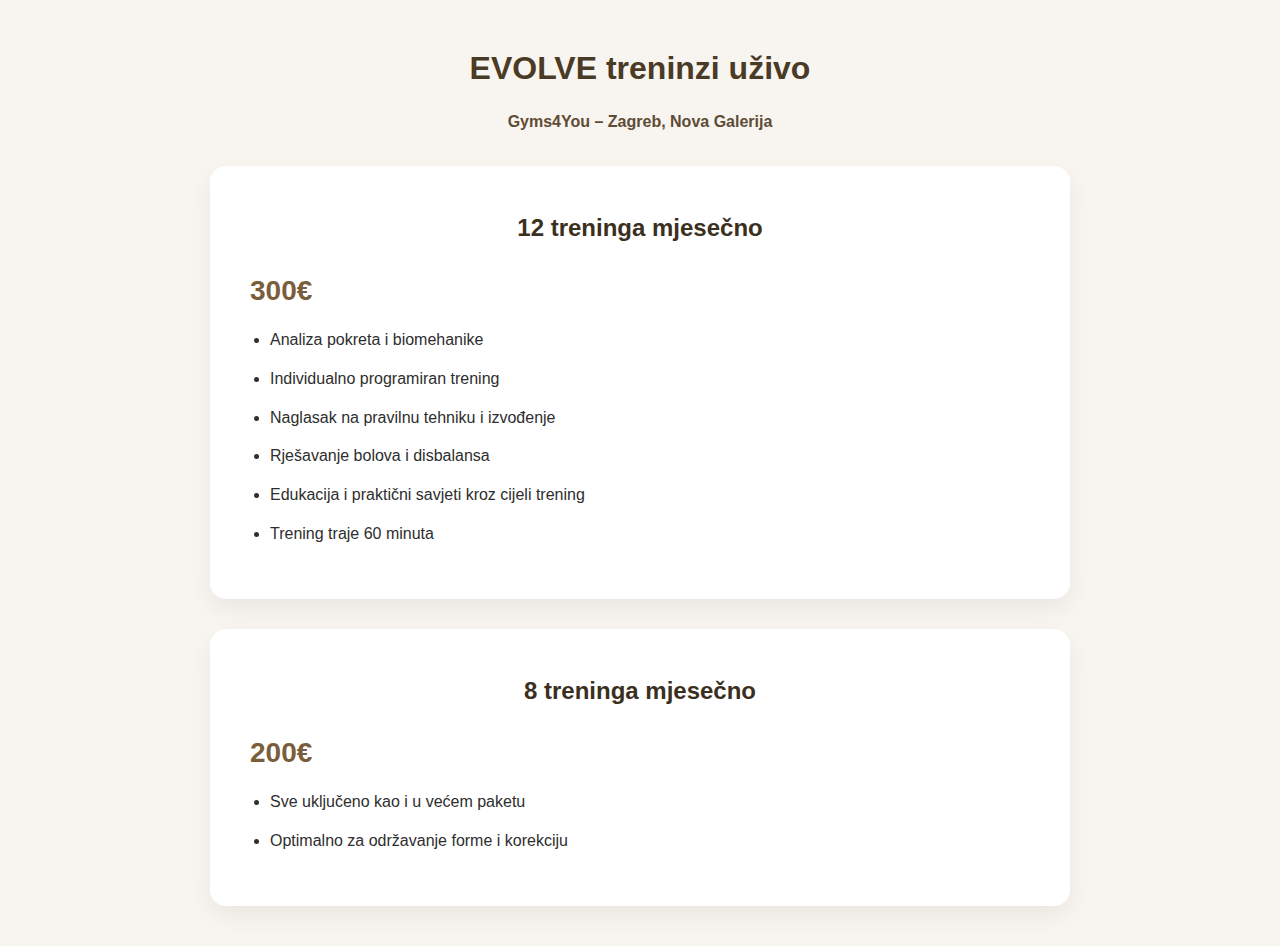
<file: live-training.html>
<!DOCTYPE html>
<html lang="hr">
<head>
    <meta charset="UTF-8">
    <title>EVOLVE treninzi uživo</title>
    <link rel="stylesheet" href="./css/style.css">
    <style>
        body {
            font-family: 'Poppins', sans-serif;
            background-color: #f8f5f0;
            color: #2e2e2e;
            line-height: 1.8;
            padding: 40px 20px;
            max-width: 900px;
            margin: 0 auto;
        }

        h1, h2 {
            color: #4a3b26;
            font-weight: 700;
            text-align: center;
        }

        .offer-box {
            background: #ffffff;
            border-radius: 16px;
            box-shadow: 0 10px 25px rgba(0, 0, 0, 0.06);
            padding: 40px;
            margin-top: 30px;
        }

        .offer-box h2 {
            color: #3b2f1e;
            margin-bottom: 16px;
        }

        .price {
            font-size: 28px;
            font-weight: 700;
            color: #7a5e3c;
        }

        ul {
            padding-left: 20px;
            margin-top: 10px;
        }

        li {
            margin-bottom: 10px;
        }

        .location {
            text-align: center;
            font-weight: 600;
            font-size: 16px;
            margin-top: 10px;
            color: #5f4c36;
        }
    </style>
</head>
<body>
    <h1>EVOLVE treninzi uživo</h1>
    <p class="location">Gyms4You – Zagreb, Nova Galerija</p>

    <div class="offer-box">
        <h2>12 treninga mjesečno</h2>
        <p class="price">300€</p>
        <ul>
            <li>Analiza pokreta i biomehanike</li>
            <li>Individualno programiran trening</li>
            <li>Naglasak na pravilnu tehniku i izvođenje</li>
            <li>Rješavanje bolova i disbalansa</li>
            <li>Edukacija i praktični savjeti kroz cijeli trening</li>
            <li>Trening traje 60 minuta</li>
        </ul>
    </div>

    <div class="offer-box">
        <h2>8 treninga mjesečno</h2>
        <p class="price">200€</p>
        <ul>
            <li>Sve uključeno kao i u većem paketu</li>
            <li>Optimalno za održavanje forme i korekciju</li>
        </ul>
    </div>
</body>
</html>
</file>
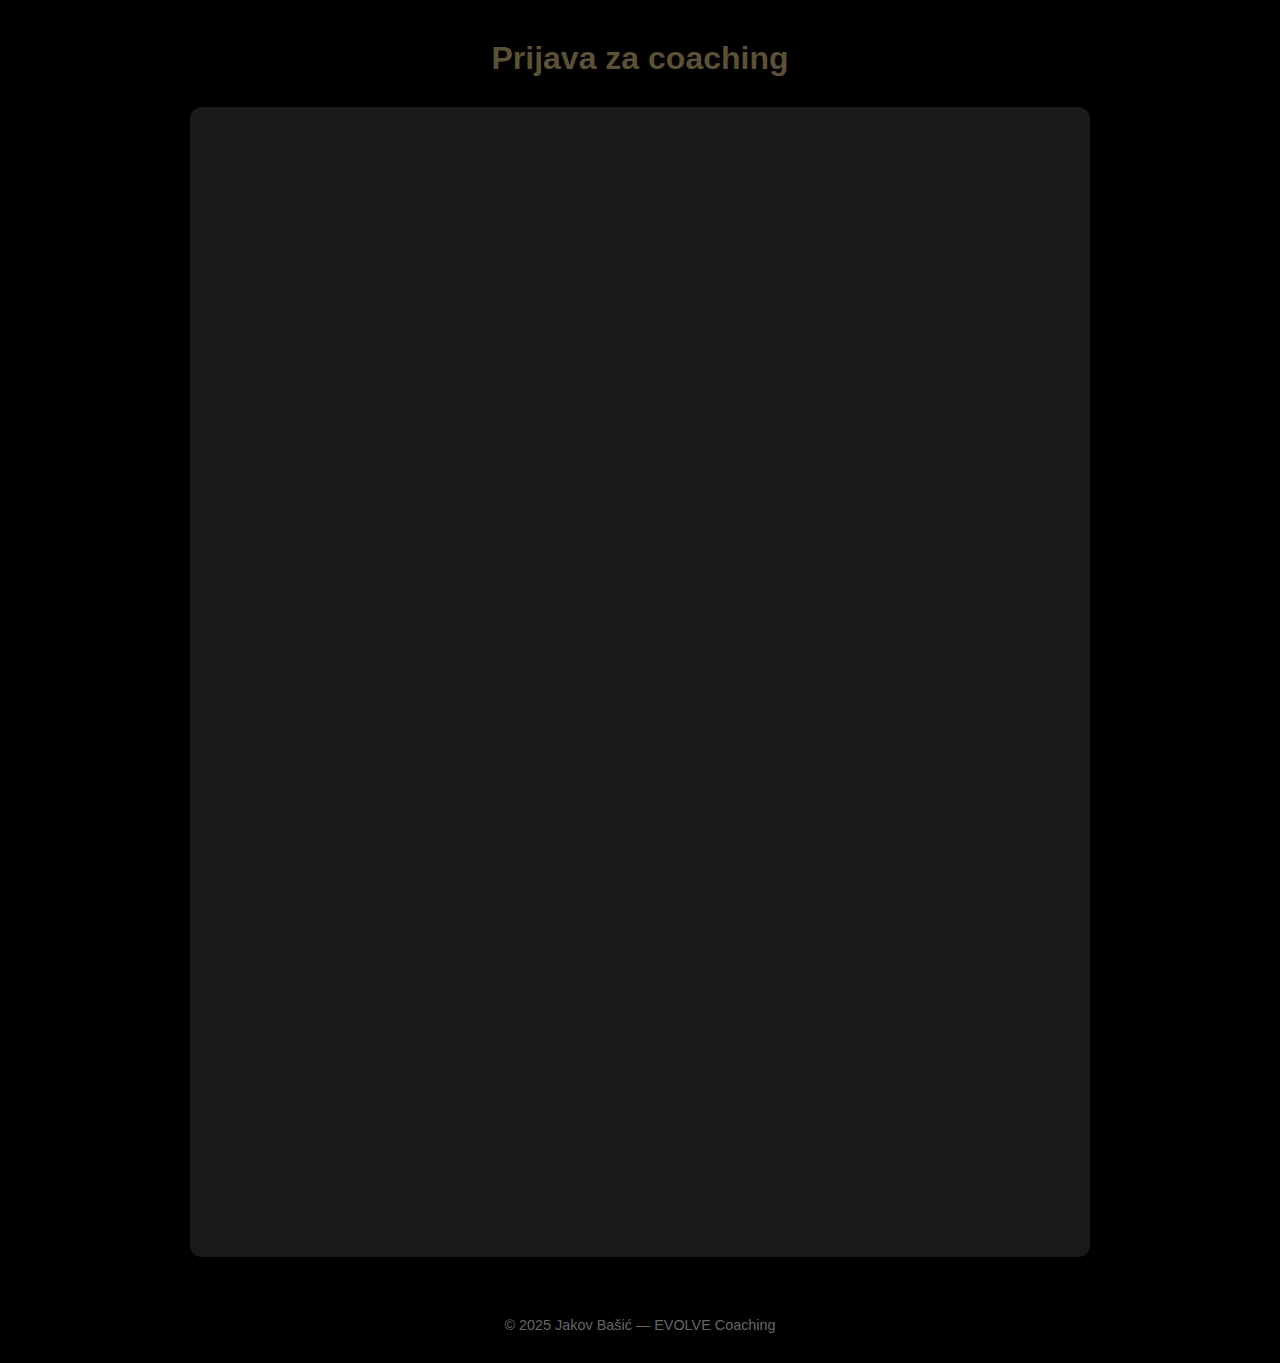
<file: prijava.html>
<!DOCTYPE html>
<html lang="hr">
<head>
  <meta charset="UTF-8" />
  <meta name="viewport" content="width=device-width, initial-scale=1.0" />
  <title>Prijava za coaching</title>
  <style>
    :root {
      --evolve-color: #5a5136;
    }

    body {
      margin: 0;
      padding: 0;
      background-color: #000;
      color: #fff;
      font-family: 'Inter', sans-serif;
    }

    h1 {
      text-align: center;
      color: var(--evolve-color);
      margin-top: 40px;
    }

    iframe {
      border: none;
      width: 100%;
      height: 1150px;
      max-width: 900px;
      margin: 30px auto;
      display: block;
      border-radius: 12px;
      background: #1a1a1a;
    }

    footer {
      text-align: center;
      padding: 30px;
      font-size: 0.9rem;
      color: #666;
    }
  </style>
</head>
<body>
  <h1>Prijava za coaching</h1>
  <iframe src="https://docs.google.com/forms/d/e/1FAIpQLSeokJpmyDuJYPk1kqja57lA-yp8xPKrIdfQsBcDdqStzss3Sw/viewform?embedded=true" allowfullscreen>Učitavanje…</iframe>

  <footer>
    &copy; 2025 Jakov Bašić — EVOLVE Coaching
  </footer>
</body>
</html>
</file>
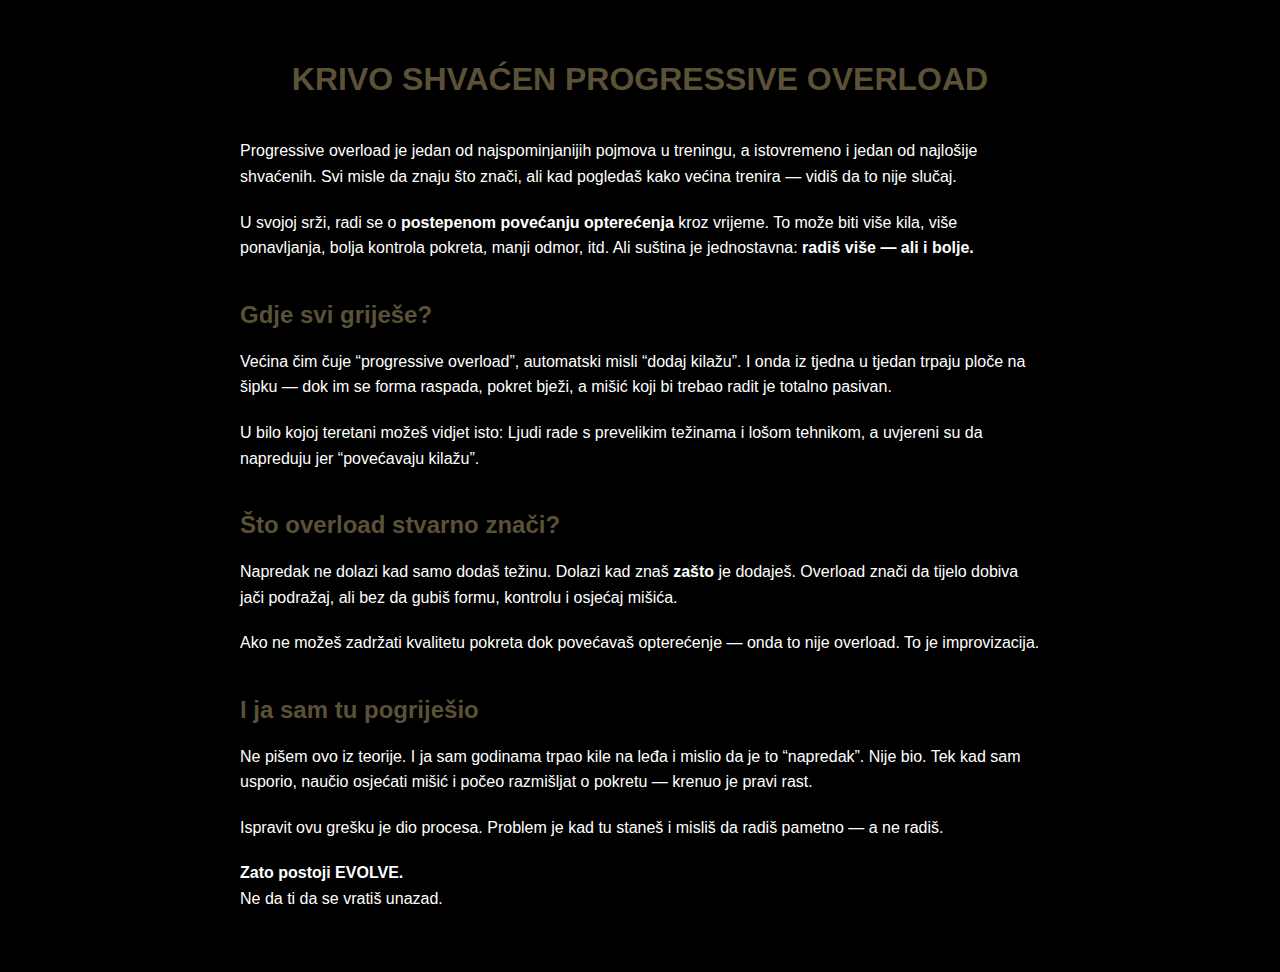
<file: progressive-overload.html>
<!DOCTYPE html>
<html lang="hr">
<head>
  <meta charset="UTF-8" />
  <meta name="viewport" content="width=device-width, initial-scale=1.0"/>
  <title>Krivo shvaćen progressive overload</title>
  <style>
    body {
      background-color: #000;
      color: #fff;
      font-family: 'Inter', sans-serif;
      margin: 0;
      padding: 40px 20px;
      max-width: 800px;
      margin: auto;
    }
    h1 {
      color: #5a5136;
      text-align: center;
      margin-bottom: 40px;
    }
    h2 {
      color: #5a5136;
      margin-top: 40px;
    }
    p {
      line-height: 1.6;
      margin-bottom: 20px;
    }
  </style>
</head>
<body>
  <h1>KRIVO SHVAĆEN PROGRESSIVE OVERLOAD</h1>

  <p>Progressive overload je jedan od najspominjanijih pojmova u treningu, a istovremeno i jedan od najlošije shvaćenih.
  Svi misle da znaju što znači, ali kad pogledaš kako većina trenira — vidiš da to nije slučaj.</p>

  <p>U svojoj srži, radi se o <strong>postepenom povećanju opterećenja</strong> kroz vrijeme.
  To može biti više kila, više ponavljanja, bolja kontrola pokreta, manji odmor, itd.
  Ali suština je jednostavna: <strong>radiš više — ali i bolje.</strong></p>

  <h2>Gdje svi griješe?</h2>

  <p>Većina čim čuje “progressive overload”, automatski misli “dodaj kilažu”.
  I onda iz tjedna u tjedan trpaju ploče na šipku — dok im se forma raspada, pokret bježi, a mišić koji bi trebao radit je totalno pasivan.</p>

  <p>U bilo kojoj teretani možeš vidjet isto:
  Ljudi rade s prevelikim težinama i lošom tehnikom, a uvjereni su da napreduju jer “povećavaju kilažu”.</p>

  <h2>Što overload stvarno znači?</h2>

  <p>Napredak ne dolazi kad samo dodaš težinu.
  Dolazi kad znaš <strong>zašto</strong> je dodaješ.
  Overload znači da tijelo dobiva jači podražaj, ali bez da gubiš formu, kontrolu i osjećaj mišića.</p>

  <p>Ako ne možeš zadržati kvalitetu pokreta dok povećavaš opterećenje —
  onda to nije overload. To je improvizacija.</p>

  <h2>I ja sam tu pogriješio</h2>

  <p>Ne pišem ovo iz teorije. I ja sam godinama trpao kile na leđa i mislio da je to “napredak”.
  Nije bio.
  Tek kad sam usporio, naučio osjećati mišić i počeo razmišljat o pokretu — krenuo je pravi rast.</p>

  <p>Ispravit ovu grešku je dio procesa.
  Problem je kad tu staneš i misliš da radiš pametno — a ne radiš.</p>

  <p><strong>Zato postoji EVOLVE.</strong><br>
  Ne da ti da se vratiš unazad.</p>
</body>
</html>
</file>
<file: css/style.css>
* {
    margin: 0;
    padding: 0;
    box-sizing: border-box;
  }
  
  body {
    font-family: 'Poppins', sans-serif;
    background-color: #0f0f0f;
    color: #ffffff;
  }
  
  .header {
    display: flex;
    flex-direction: column;
    align-items: center;
    padding: 10px 0;
  }
  
  .logo {
    width: 120px;
    margin-bottom: 10px;
  }
  
  .navigation {
    display: flex;
    gap: 20px;
    margin-bottom: 20px;
  }
  
  .navigation a {
    text-decoration: none;
    color: #a79c8e;
    font-weight: 500;
  }
  
  .hero {
    position: relative;
    width: 100%;
    height: 100vh;
    overflow: hidden;
  }
  
  .background-video {
    width: 100%;
    height: 100%;
    object-fit: cover;
    position: absolute;
    top: 0;
    left: 0;
    z-index: -1;
  }
  
  .content {
    position: relative;
    display: flex;
    flex-direction: column;
    align-items: center;
    justify-content: center;
    height: 100%;
    padding: 20px;
    text-align: center;
  }
  
  .content h1 {
    font-size: 2.5rem;
    margin-bottom: 30px;
  }
  
  .paragraphs {
    max-width: 600px;
    text-align: left;
    display: flex;
    flex-direction: column;
    gap: 20px;
  }
  
  .paragraphs p {
    font-size: 1rem;
    line-height: 1.6;
  }
  
  .footer {
    text-align: center;
    padding: 20px;
    background-color: #0f0f0f;
  }
  
  .footer-logo {
    width: 100px;
    margin-bottom: 10px;
  }
  
  .footer-content p, .footer-content a {
    color: #a79c8e;
    font-size: 0.9rem;
    text-decoration: none;
  }
  
  @media (max-width: 768px) {
    .navigation {
      flex-direction: column;
      gap: 10px;
    }
  }.navigation a {
    text-decoration: none;
    color: #a79c8e;
    font-weight: 500;
    font-size: 1rem;
  }
  
  .footer-content a {
    color: #a79c8e;
    text-decoration: none;
  }
  
  .header {
    display: flex;
    flex-direction: column;
    align-items: center;
    padding: 20px 0 10px 0; /* više razmaka gore ispod loga */
  }
  
  .navigation {
    display: flex;
    gap: 20px;
    margin-top: 10px; /* dodatni razmak između loga i linkova */
  }.navigation a {
    text-decoration: none;
    color: #a79c8e;
    font-weight: 500;
    font-size: 1rem;
  }
  
  .footer-content a {
    color: #a79c8e;
    text-decoration: none;
  }
  
  .header {
    display: flex;
    flex-direction: column;
    align-items: center;
    padding: 10px 0 20px 0; /* gornji i donji padding */
  }
  
  .navigation {
    display: flex;
    gap: 20px;
    margin-top: 15px;
  }
  
  .about-section h1 {
    text-align: center;
    font-size: 2rem;
    color: #ffffff;
    margin-bottom: 1rem;
  }
  
  .about-section p {
    text-align: left;
    font-size: 16px;
    color: #ffffff;
    max-width: 90%;
    margin: 0 auto 1rem auto;
  }
</file>
